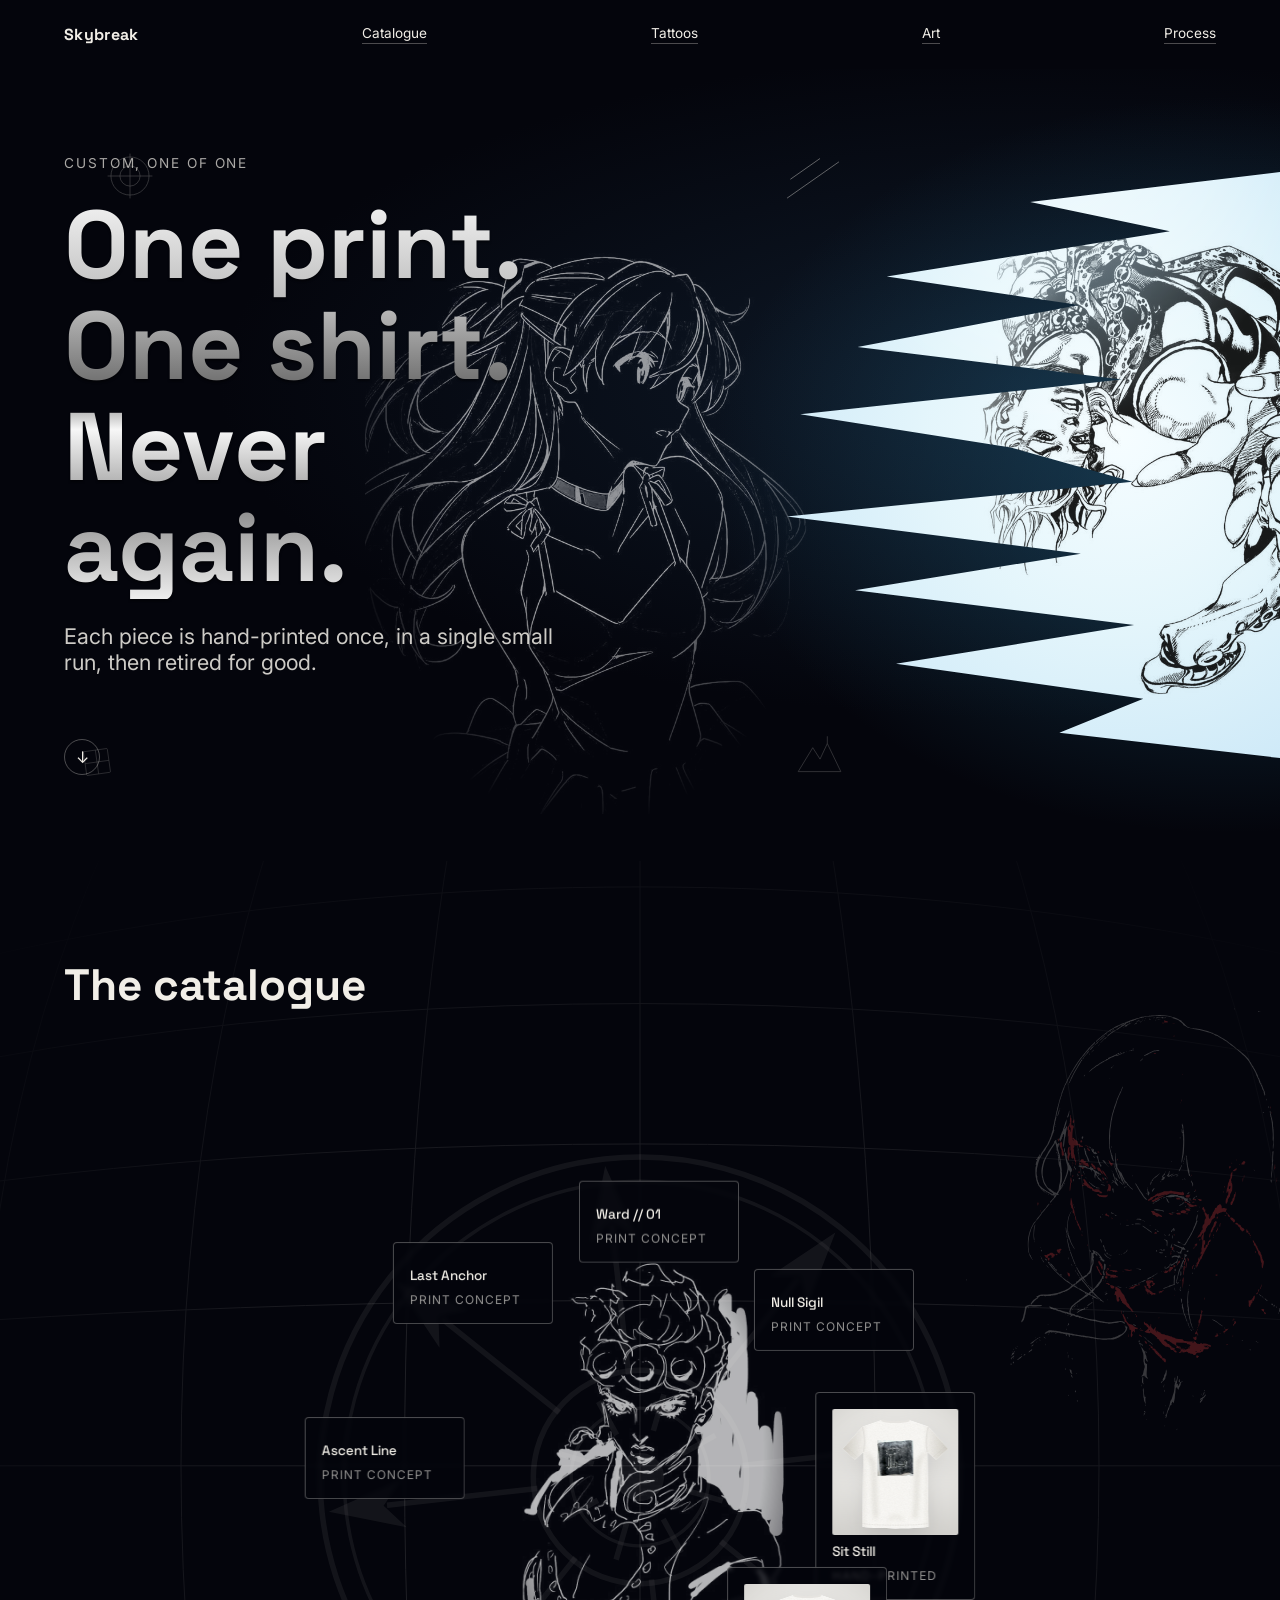
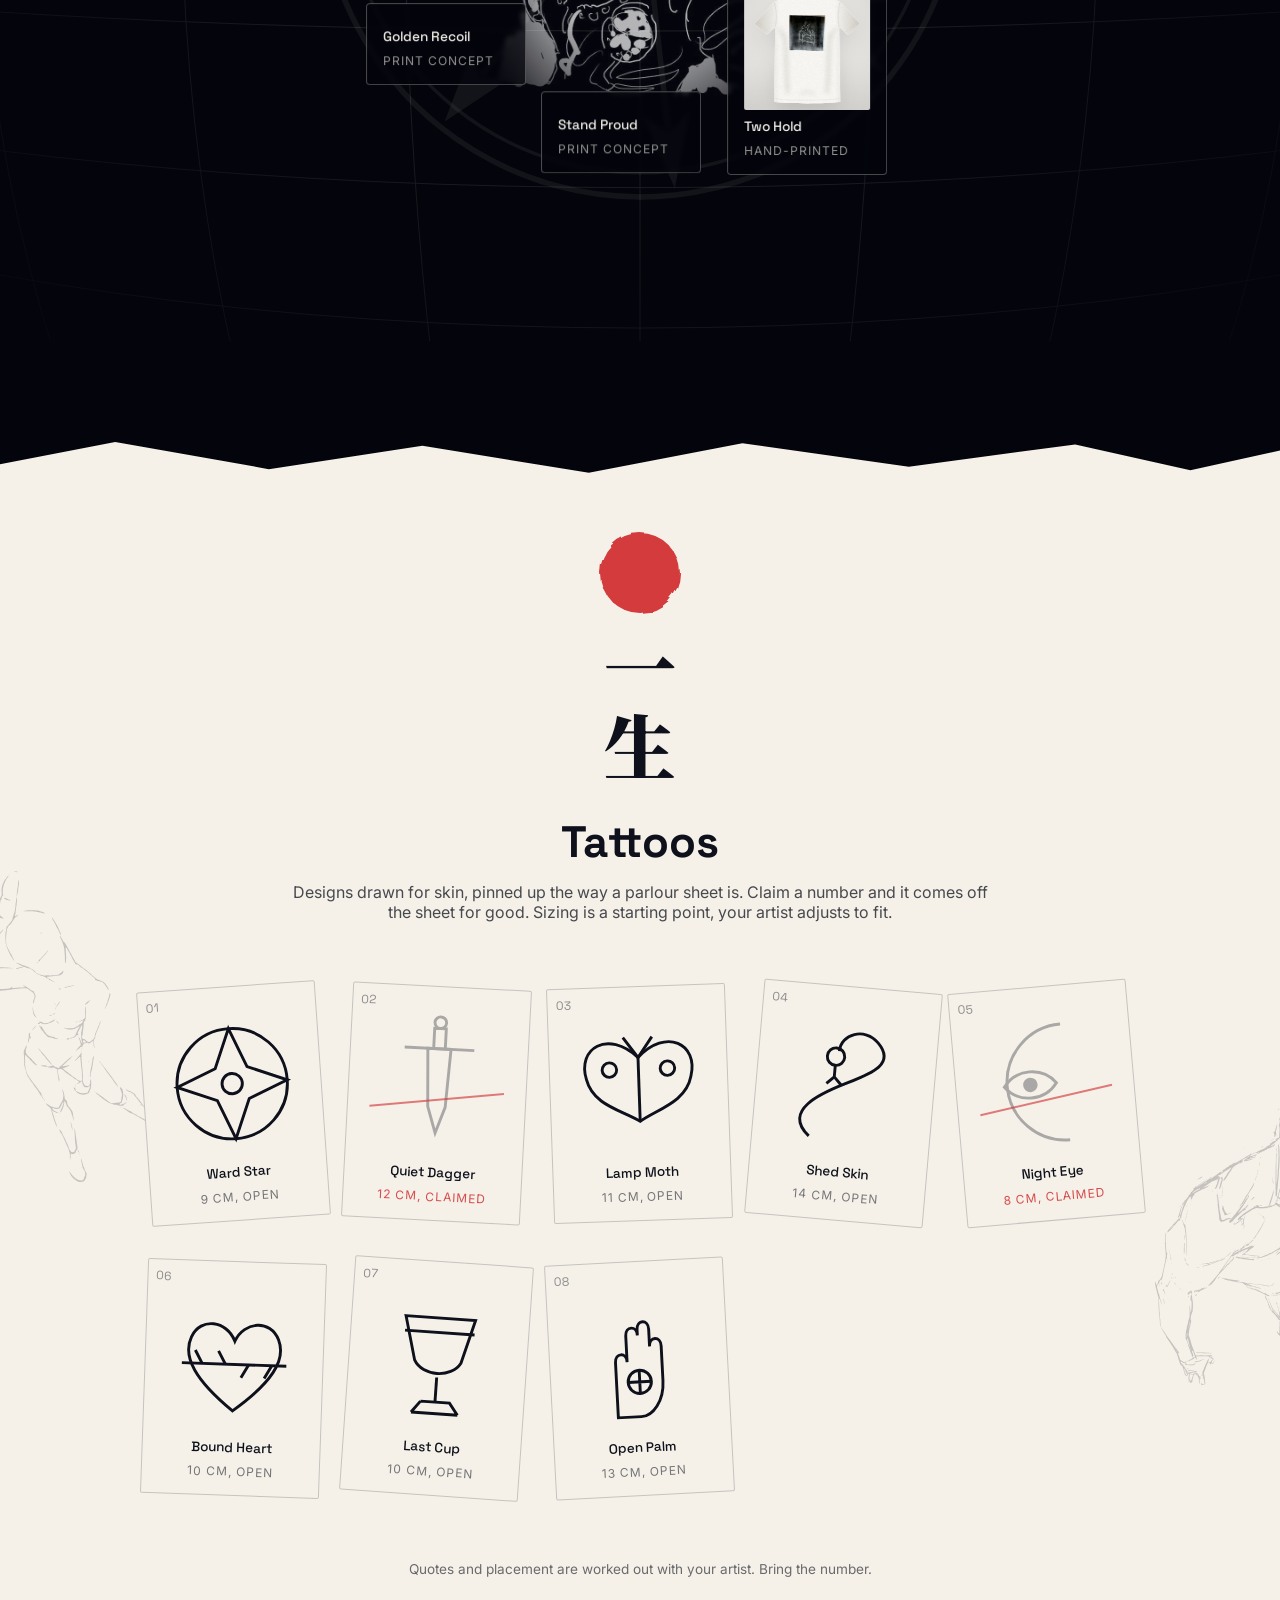
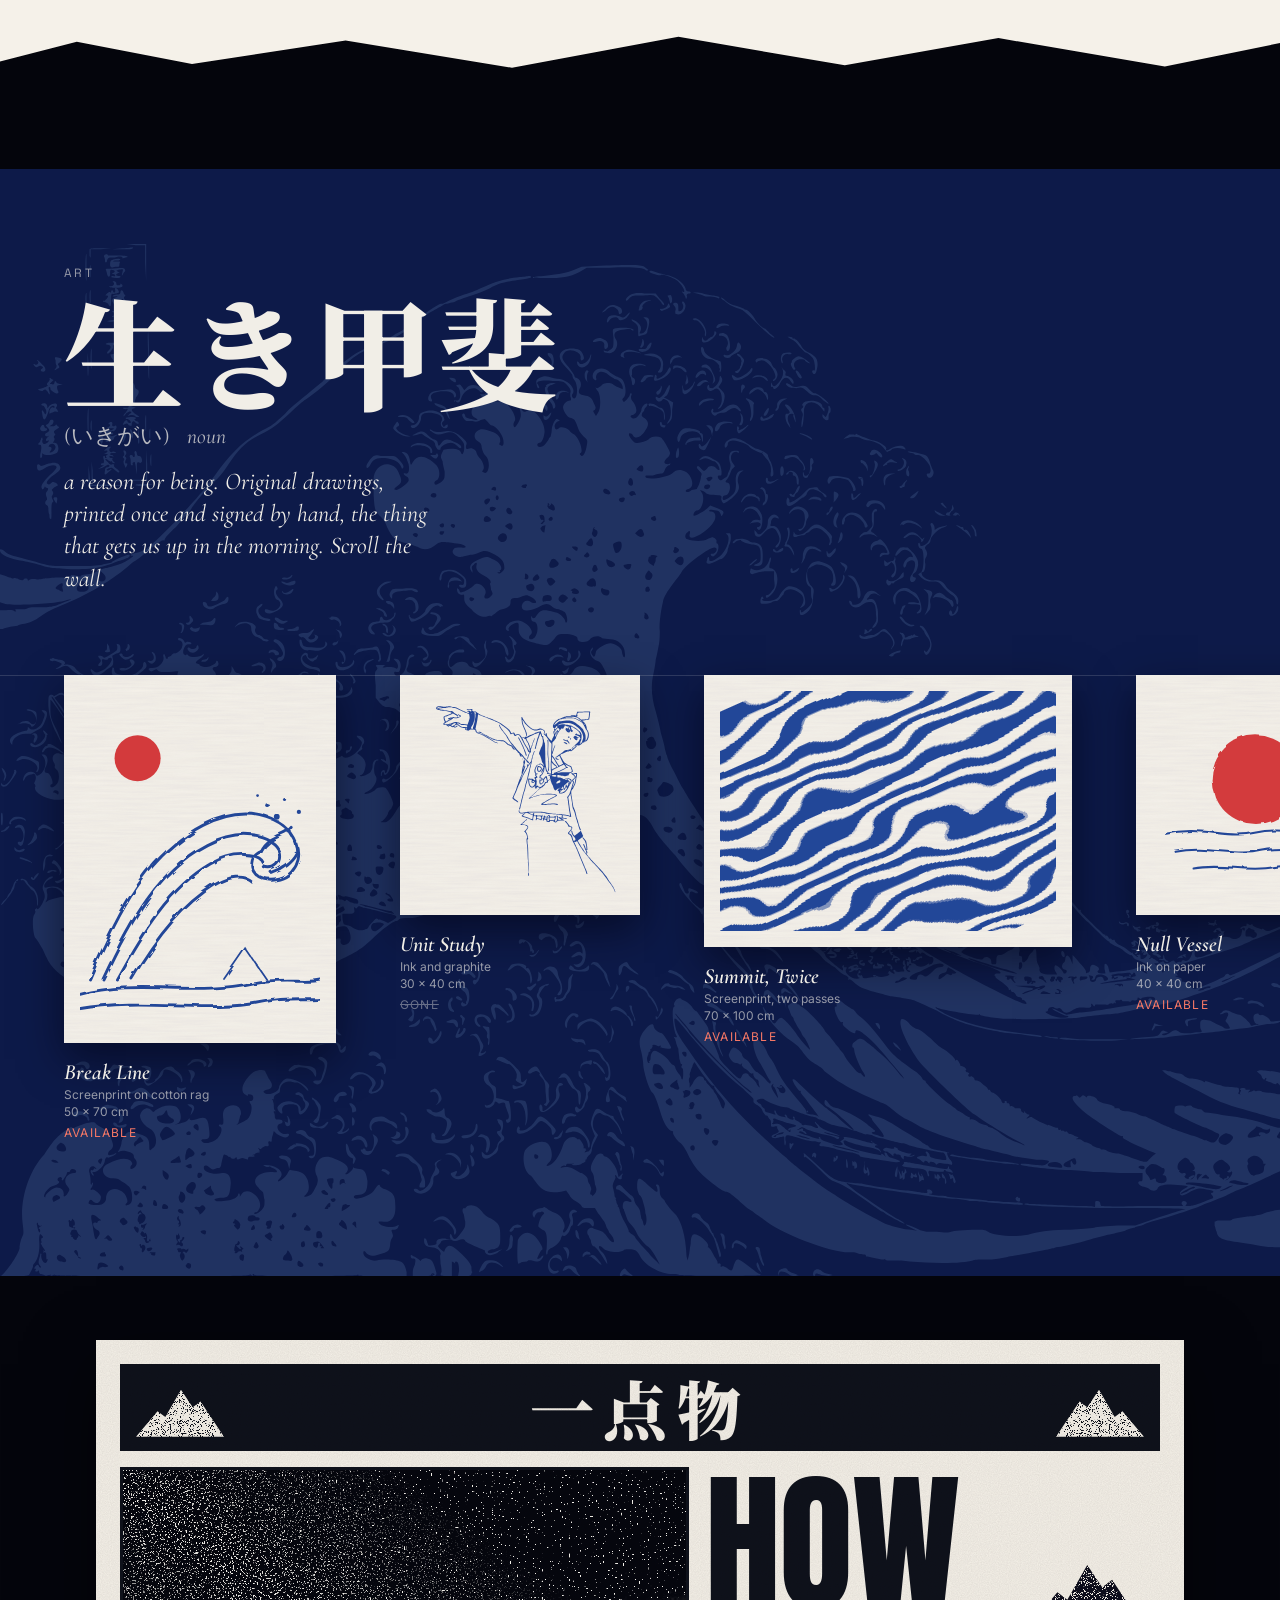
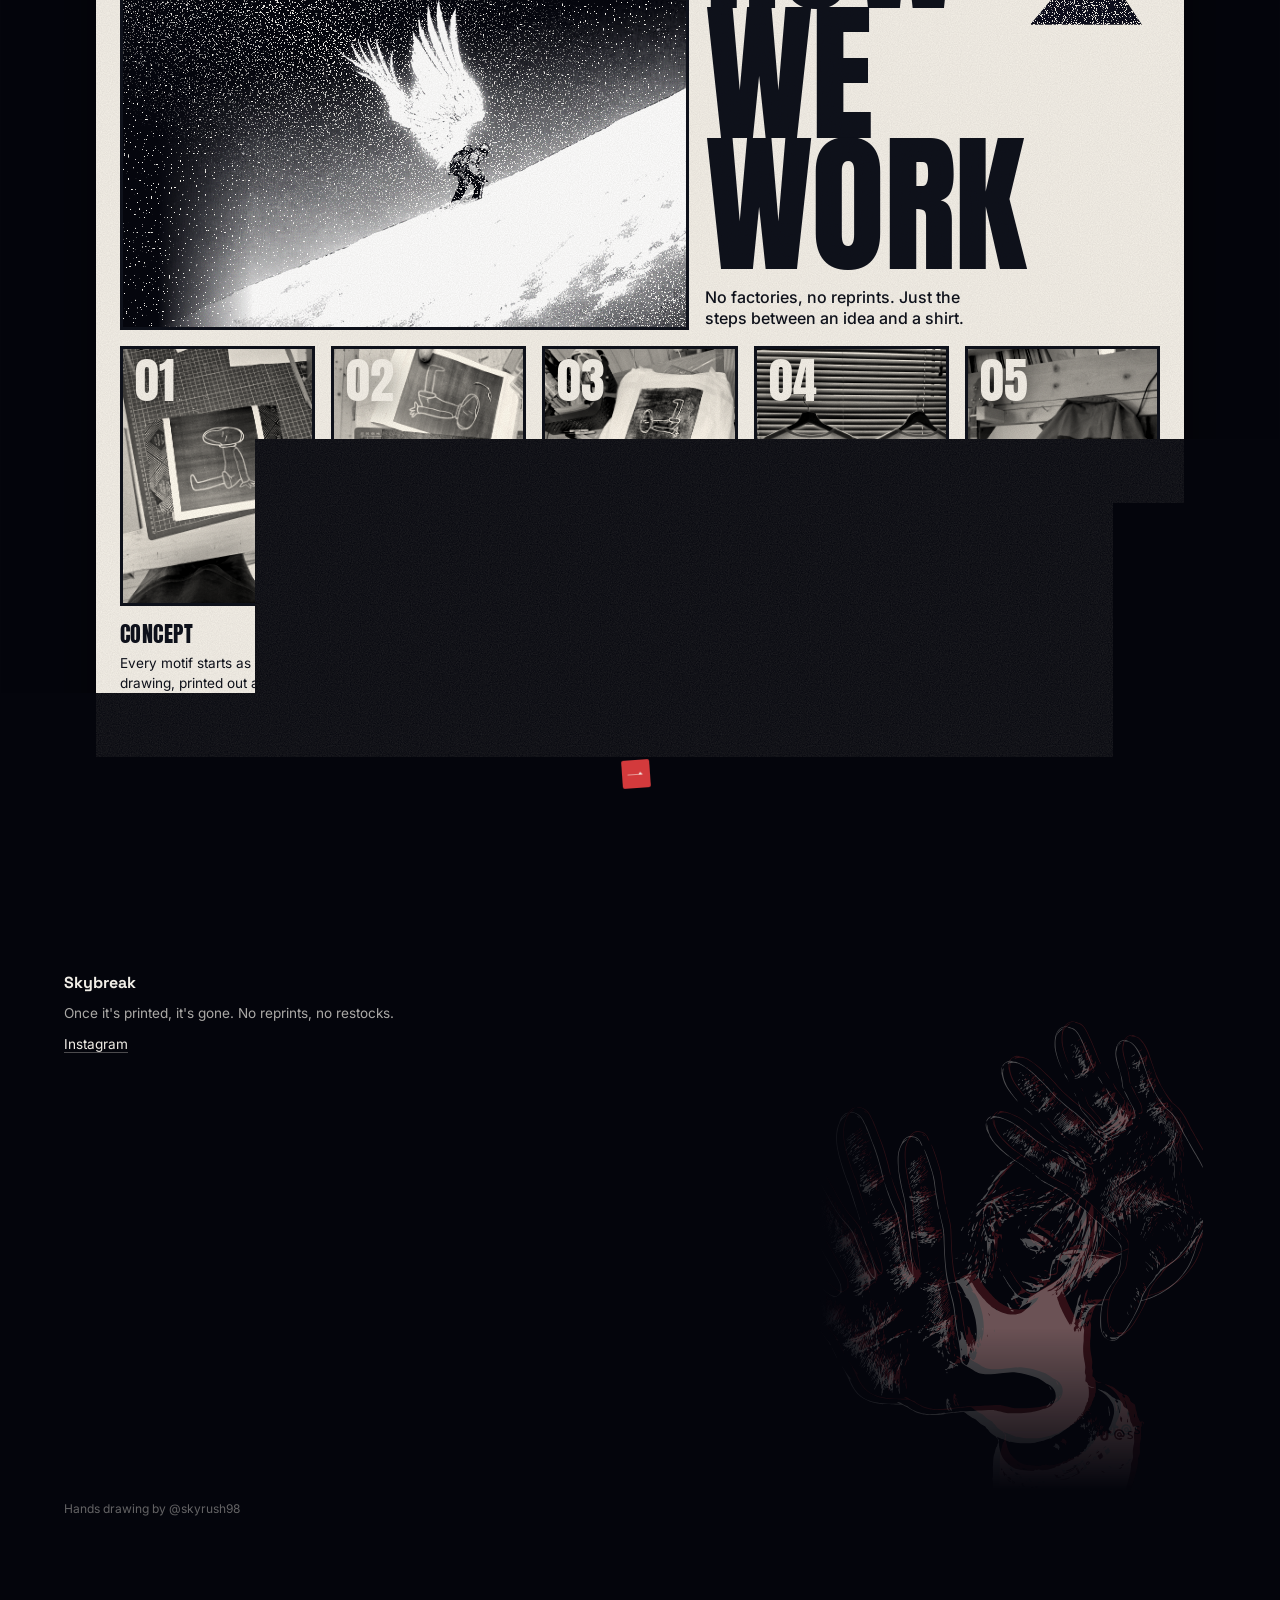
<file: index.html>
<!DOCTYPE html>
<html lang="en">
<head>
<meta charset="UTF-8">
<meta name="viewport" content="width=device-width, initial-scale=1.0">
<title>Skybreak, hand-printed shirts</title>
<meta name="description" content="Skybreak: a small, hand-printed run of shirts. Preview catalogue.">
<link rel="preconnect" href="https://fonts.googleapis.com">
<link rel="preconnect" href="https://fonts.gstatic.com" crossorigin>
<link href="https://fonts.googleapis.com/css2?family=Anton&family=Cormorant+Garamond:ital,wght@0,500;1,500;1,600&family=Space+Grotesk:wght@500;700&family=Inter:wght@400;500&display=swap" rel="stylesheet">
<!-- only the kanji the poster uses, so the Japanese font stays tiny -->
<link href="https://fonts.googleapis.com/css2?family=Noto+Serif+JP:wght@900&text=%E4%B8%80%E7%82%B9%E7%89%A9%E7%94%9F%E3%81%8D%E7%94%B2%E6%96%90%E3%81%84%E3%81%8C&display=swap" rel="stylesheet">
<link rel="stylesheet" href="tokens.css">
<link rel="stylesheet" href="styles.css">
</head>
<body>
  <svg width="0" height="0" style="position: absolute" aria-hidden="true">
    <defs>
      <clipPath id="hero-sun-clip" clipPathUnits="objectBoundingBox">
        <path class="sun-path" d="M1,0.13 L0.512,0.168 L0.785,0.205 L0.232,0.262 L0.608,0.298 L0.175,0.351 L0.691,0.392 L0.063,0.436 L0.474,0.478 L0.712,0.521 L0.037,0.565 L0.611,0.612 L0.170,0.658 L0.715,0.702 L0.250,0.751 L0.733,0.795 L0.569,0.838 L1,0.87 Z" />
      </clipPath>
    </defs>
  </svg>

  <!-- the product mockup: one flat tee, drawn once and reused by every real
       shirt, with its print laid on the back (see garment() in script.js) -->
  <svg width="0" height="0" style="position: absolute" aria-hidden="true">
    <defs>
      <path id="tee-back" d="M148 30 C168 40 232 40 252 30 L322 54 L394 136 L350 176 L318 148 L322 424 C262 432 138 432 78 424 L82 148 L50 176 L6 136 L78 54 Z" />
      <path id="tee-front" d="M148 30 C160 74 240 74 252 30 L322 54 L394 136 L350 176 L318 148 L322 424 C262 432 138 432 78 424 L82 148 L50 176 L6 136 L78 54 Z" />
      <g id="tee-back-trim" fill="none">
        <path d="M148 30 C168 40 232 40 252 30" stroke-width="7" class="garment__rib" />
        <path d="M78 54 C88 90 88 120 82 148 M322 54 C312 90 312 120 318 148" />
        <path d="M60 166 L16 128 M340 166 L384 128 M80 412 C140 420 260 420 320 412" stroke-dasharray="3 3" />
      </g>
      <g id="tee-front-trim" fill="none">
        <!-- the inside of the back neck, seen through the front opening -->
        <path d="M148 30 C168 40 232 40 252 30 C240 74 160 74 148 30 Z" class="garment__inside" />
        <rect x="190" y="38" width="20" height="9" rx="1" class="garment__label" />
        <path d="M148 30 C160 74 240 74 252 30" stroke-width="8" class="garment__rib" />
        <path d="M78 54 C88 90 88 120 82 148 M322 54 C312 90 312 120 318 148" />
        <path d="M60 166 L16 128 M340 166 L384 128 M80 412 C140 420 260 420 320 412" stroke-dasharray="3 3" />
      </g>
      <!-- soft drape: blurred strokes multiplied over cloth and print alike -->
      <g id="tee-folds" fill="none" filter="url(#fold-blur)">
        <path d="M112 170 C128 230 118 310 128 392" stroke-width="14" />
        <path d="M288 170 C272 238 284 316 272 392" stroke-width="14" />
        <path d="M96 150 C104 160 108 172 110 186 M304 150 C296 160 292 172 290 186" stroke-width="10" />
        <path d="M176 400 C190 380 212 380 226 400" stroke-width="8" />
      </g>
      <linearGradient id="tee-shade-x" x1="0" y1="0" x2="1" y2="0">
        <!-- only the sleeve tips and the body's sides turn away from the light -->
        <stop offset="0" class="garment__shade-edge" />
        <stop offset="0.24" stop-color="#fff" />
        <stop offset="0.76" stop-color="#fff" />
        <stop offset="1" class="garment__shade-edge" />
      </linearGradient>
      <filter id="fold-blur" x="-20%" y="-20%" width="140%" height="140%">
        <feGaussianBlur stdDeviation="7" />
      </filter>
      <!-- pushes the photo's grey fabric to white so only the ink stays -->
      <filter id="print-lift" color-interpolation-filters="sRGB">
        <feComponentTransfer>
          <feFuncR type="linear" slope="1.4" intercept="-0.12" />
          <feFuncG type="linear" slope="1.4" intercept="-0.12" />
          <feFuncB type="linear" slope="1.4" intercept="-0.12" />
        </feComponentTransfer>
      </filter>
      <filter id="fabric-grain" x="0" y="0" width="100%" height="100%">
        <feTurbulence type="fractalNoise" baseFrequency="0.85" numOctaves="2" seed="5" result="noise" />
        <feColorMatrix in="noise" values="0 0 0 0 0.45  0 0 0 0 0.44  0 0 0 0 0.42  0 0 0 0.5 0" result="grain" />
        <feComposite in="grain" in2="SourceGraphic" operator="in" />
      </filter>
    </defs>
  </svg>

  <div class="descent">
    <nav class="nav">
      <a class="nav__mark" href="#top">Skybreak</a>
      <a class="nav__link" href="#catalogue">Catalogue</a>
      <a class="nav__link" href="#tattoos">Tattoos</a>
      <a class="nav__link" href="#art">Art</a>
      <a class="nav__link" href="#process">Process</a>
    </nav>

    <header class="hero" id="top">
      <div class="hero__backdrop" aria-hidden="true"></div>
      <img class="hero__asuka" src="Images/Asuka-drawing.jpg" alt="" aria-hidden="true">

      <svg class="hero__icon hero__icon--sigil" aria-hidden="true" viewBox="0 0 100 100" fill="none" stroke="currentColor" stroke-width="1.25">
        <circle cx="50" cy="50" r="34" />
        <circle cx="50" cy="50" r="18" />
        <path d="M50 10 L50 90 M10 50 L90 50" />
      </svg>
      <svg class="hero__icon hero__icon--mecha" aria-hidden="true" viewBox="0 0 100 100" fill="none" stroke="currentColor" stroke-width="1.25">
        <rect x="20" y="20" width="60" height="60" rx="2" />
        <path d="M20 50 L80 50 M50 20 L50 80" />
      </svg>
      <svg class="hero__icon hero__icon--stand" aria-hidden="true" viewBox="0 0 100 100" fill="none" stroke="currentColor" stroke-width="1.25">
        <path d="M15 85 L85 15 M15 55 L55 15" />
      </svg>
      <svg class="hero__icon hero__icon--climb" aria-hidden="true" viewBox="0 0 100 100" fill="none" stroke="currentColor" stroke-width="1.25">
        <path d="M10 80 L38 34 L52 56 L66 26 L92 80 Z" />
        <path d="M66 26 L66 12" />
      </svg>

      <div class="hero__reveal" aria-hidden="true">
        <img class="hero__reveal-img" src="Images/jjba-drawing.jpg" alt="">
        <div class="hero__reveal-light"></div>
      </div>

      <div class="hero__text">
        <p class="hero__eyebrow">Custom, one of one</p>
        <h1 class="hero__title">One print. One shirt. Never again.</h1>
        <p class="hero__tagline">Each piece is hand-printed once, in a single small run, then retired for good.</p>
        <a class="hero__cue" href="#catalogue" aria-label="Scroll to catalogue">
          <span aria-hidden="true">&#8595;</span>
        </a>
      </div>
    </header>

    <main class="catalogue" id="catalogue">
      <!-- fisheye guides and a sketch left in its underdrawing, the page's working-out showing through -->
      <div class="catalogue__backdrop" aria-hidden="true">
        <svg class="catalogue__guides" viewBox="0 0 1600 1000" preserveAspectRatio="xMidYMid slice" fill="none">
          <ellipse cx="800" cy="560" rx="218" ry="980" />
          <ellipse cx="800" cy="560" rx="425" ry="980" />
          <ellipse cx="800" cy="560" rx="611" ry="980" />
          <ellipse cx="800" cy="560" rx="766" ry="980" class="catalogue__guide--red" />
          <ellipse cx="800" cy="560" rx="883" ry="980" />
          <ellipse cx="800" cy="560" rx="955" ry="980" />
          <ellipse cx="800" cy="560" rx="1274" ry="153" />
          <ellipse cx="800" cy="560" rx="1274" ry="298" />
          <ellipse cx="800" cy="560" rx="1274" ry="428" />
          <ellipse cx="800" cy="560" rx="1274" ry="536" />
          <ellipse cx="800" cy="560" rx="1274" ry="618" class="catalogue__guide--red" />
          <ellipse cx="800" cy="560" rx="1274" ry="669" />
          <path d="M800 0 V1000 M0 560 H1600" />
        </svg>
        <div class="catalogue__sketch">
          <span class="catalogue__sketch-red"></span>
          <span class="catalogue__sketch-line"></span>
        </div>
      </div>
      <h2 class="catalogue__heading">The catalogue</h2>
      <div class="wheel">
        <svg class="wheel__ring" aria-hidden="true" viewBox="0 0 200 200" fill="none" stroke="currentColor" stroke-width="1.6">
          <defs>
            <g id="mhg-spoke">
              <path d="M100 70 L100 26" />
              <path d="M100 9 L107 31 L100 25 L93 31 Z" fill="currentColor" stroke="none" />
              <path d="M100 86 L100 75" transform="rotate(22.5 100 100)" />
            </g>
          </defs>
          <circle cx="100" cy="100" r="93" />
          <circle cx="100" cy="100" r="86" stroke-width="1" />
          <circle cx="100" cy="100" r="31" />
          <circle cx="100" cy="100" r="20" stroke-width="1" />
          <circle cx="100" cy="100" r="7" fill="currentColor" stroke="none" />
          <use href="#mhg-spoke" />
          <use href="#mhg-spoke" transform="rotate(45 100 100)" />
          <use href="#mhg-spoke" transform="rotate(90 100 100)" />
          <use href="#mhg-spoke" transform="rotate(135 100 100)" />
          <use href="#mhg-spoke" transform="rotate(180 100 100)" />
          <use href="#mhg-spoke" transform="rotate(225 100 100)" />
          <use href="#mhg-spoke" transform="rotate(270 100 100)" />
          <use href="#mhg-spoke" transform="rotate(315 100 100)" />
        </svg>
        <img class="wheel__center" src="Images/Giorno.jpg" alt="" aria-hidden="true">
        <div class="grid" id="grid"></div>
      </div>
    </main>

    <section class="flash" id="tattoos">
      <!-- the herd never stops: gallop frames cycle while each horse crosses and loops -->
      <div class="herd" aria-hidden="true">
        <div class="herd__horse" style="--size: 9rem; --lane: 6%; --dur: 26s; --delay: -3s; --phase: 0s; --rest: 8%"><span class="herd__frame"></span><span class="herd__frame"></span><span class="herd__frame"></span></div>
        <div class="herd__horse" style="--size: 15rem; --lane: 58%; --dur: 15s; --delay: -9s; --phase: -0.17s; --rest: 52%"><span class="herd__frame"></span><span class="herd__frame"></span><span class="herd__frame"></span></div>
        <div class="herd__horse" style="--size: 11rem; --lane: 24%; --dur: 21s; --delay: -14s; --phase: -0.31s; --rest: 70%"><span class="herd__frame"></span><span class="herd__frame"></span><span class="herd__frame"></span></div>
        <div class="herd__horse" style="--size: 13rem; --lane: 76%; --dur: 18s; --delay: -2s; --phase: -0.08s; --rest: 4%"><span class="herd__frame"></span><span class="herd__frame"></span><span class="herd__frame"></span></div>
        <div class="herd__horse" style="--size: 10rem; --lane: 40%; --dur: 24s; --delay: -19s; --phase: -0.24s; --rest: 80%"><span class="herd__frame"></span><span class="herd__frame"></span><span class="herd__frame"></span></div>
        <div class="herd__horse" style="--size: 12rem; --lane: 88%; --dur: 19s; --delay: -12s; --phase: -0.4s; --rest: 40%"><span class="herd__frame"></span><span class="herd__frame"></span><span class="herd__frame"></span></div>
      </div>
      <!-- pose studies pinned to the sheet's margins, like figure drafts for the flash -->
      <span class="flash__study flash__study--64" aria-hidden="true"></span>
      <span class="flash__study flash__study--crawl" aria-hidden="true"></span>

      <div class="flash__head">
        <div class="flash__mark" aria-hidden="true">
          <span class="flash__sun"></span>
          <span class="flash__kanji" lang="ja">一生</span>
        </div>
        <h2 class="flash__heading">Tattoos</h2>
        <p class="flash__intro">Designs drawn for skin, pinned up the way a parlour sheet is. Claim a number and it comes off the sheet for good. Sizing is a starting point, your artist adjusts to fit.</p>
      </div>
      <div class="flash__sheet" id="flash-sheet"></div>
      <p class="flash__note">Quotes and placement are worked out with your artist. Bring the number.</p>
    </section>

    <section class="editions" id="art">
      <!-- ink textures for the indigo wall: bleed roughens edges like wet
           paper, marble drags stripes into suminagashi swirls -->
      <svg width="0" height="0" style="position: absolute" aria-hidden="true">
        <defs>
          <filter id="ink-bleed" x="-10%" y="-10%" width="120%" height="120%">
            <feTurbulence type="fractalNoise" baseFrequency="0.035" numOctaves="3" seed="2" result="warp" />
            <feDisplacementMap in="SourceGraphic" in2="warp" scale="7" />
          </filter>
          <filter id="ink-marble" x="0" y="0" width="100%" height="100%">
            <feTurbulence type="fractalNoise" baseFrequency="0.009 0.018" numOctaves="2" seed="9" result="warp" />
            <feDisplacementMap in="SourceGraphic" in2="warp" scale="70" />
          </filter>
          <!-- stops take their colour from CSS; currentColor inside defs would
               resolve against the defs, not the print using them -->
          <radialGradient id="wash" cx="0.42" cy="0.4" r="0.6">
            <stop offset="0" class="wash-stop" stop-opacity="0.12" />
            <stop offset="0.7" class="wash-stop" stop-opacity="0.5" />
            <stop offset="1" class="wash-stop" stop-opacity="0.85" />
          </radialGradient>
          <pattern id="marble-stripes" width="40" height="22" patternUnits="userSpaceOnUse">
            <rect width="40" height="11" class="marble-stripe" />
          </pattern>
        </defs>
      </svg>

      <div class="editions__mural" aria-hidden="true"></div>

      <div class="editions__head">
        <p class="editions__eyebrow">Art</p>
        <h2 class="editions__heading">
          <span class="editions__word" lang="ja">生き甲斐</span>
          <span class="visually-hidden">Art</span>
        </h2>
        <p class="editions__reading"><span lang="ja">(いきがい)</span> <em>noun</em></p>
        <p class="editions__intro">a reason for being. Original drawings, printed once and signed by hand, the thing that gets us up in the morning. Scroll the wall.</p>

      </div>

      <div class="editions__rail" tabindex="0" role="region" aria-label="Art, scrollable">
        <figure class="edition edition--tall">
          <div class="edition__frame">
            <svg class="edition__plate" aria-hidden="true" viewBox="0 0 250 350" preserveAspectRatio="xMidYMid slice">
              <!-- a great wave curling over a small peak -->
              <g class="edition__ink" fill="none" stroke-width="3" stroke-linecap="round" filter="url(#ink-bleed)">
                <path d="M10 300 C40 230 70 170 128 140 C170 118 214 128 226 160 C234 182 214 202 192 196 C176 192 172 172 188 166" />
                <path d="M24 300 C52 240 82 186 132 160 C166 142 200 148 208 168 C212 180 202 188 192 184" />
                <path d="M38 300 C64 252 94 204 136 180 C160 166 186 168 192 180" />
                <path d="M54 300 C76 262 104 224 140 202 C156 192 172 192 178 198" />
                <path d="M188 166 C196 150 214 150 220 142 M200 190 C212 186 222 178 226 170" />
                <path d="M0 316 C60 300 120 318 180 304 C210 298 236 304 250 300" />
                <path d="M0 332 C70 320 130 336 190 324 C220 318 240 322 250 320" />
                <path d="M150 300 L172 268 L194 300" stroke-width="1.8" />
              </g>
              <g class="edition__ink-fill" filter="url(#ink-bleed)">
                <circle cx="206" cy="132" r="3" /><circle cx="218" cy="146" r="2.4" /><circle cx="196" cy="120" r="2" />
                <circle cx="228" cy="126" r="2.2" /><circle cx="212" cy="112" r="1.6" /><circle cx="186" cy="110" r="1.4" />
              </g>
              <circle cx="60" cy="70" r="24" class="edition__sun" />
            </svg>
          </div>
          <figcaption class="edition__placard">
            <span class="edition__title">Break Line</span>
            <span class="edition__meta">Screenprint on cotton rag</span>
            <span class="edition__meta">50 x 70 cm</span>
            <span class="edition__status">Available</span>
          </figcaption>
        </figure>

        <figure class="edition edition--square">
          <div class="edition__frame">
            <div class="edition__plate edition__plate--sketch edition__plate--point" aria-hidden="true"></div>
          </div>
          <figcaption class="edition__placard">
            <span class="edition__title">Unit Study</span>
            <span class="edition__meta">Ink and graphite</span>
            <span class="edition__meta">30 x 40 cm</span>
            <span class="edition__status edition__status--gone">Gone</span>
          </figcaption>
        </figure>

        <figure class="edition edition--wide">
          <div class="edition__frame">
            <svg class="edition__plate" aria-hidden="true" viewBox="0 0 350 250" preserveAspectRatio="xMidYMid slice">
              <!-- suminagashi: straight stripes dragged into marbling -->
              <rect x="-40" y="-40" width="430" height="330" fill="url(#marble-stripes)" filter="url(#ink-marble)" transform="rotate(-24 175 125)" />
            </svg>
          </div>
          <figcaption class="edition__placard">
            <span class="edition__title">Summit, Twice</span>
            <span class="edition__meta">Screenprint, two passes</span>
            <span class="edition__meta">70 x 100 cm</span>
            <span class="edition__status">Available</span>
          </figcaption>
        </figure>

        <figure class="edition edition--square">
          <div class="edition__frame">
            <svg class="edition__plate" aria-hidden="true" viewBox="0 0 300 300" preserveAspectRatio="xMidYMid slice">
              <!-- a red sun sinking into an indigo tide -->
              <circle cx="150" cy="128" r="64" class="edition__sun" filter="url(#ink-bleed)" />
              <g class="edition__ink" fill="none" stroke-width="3" stroke-linecap="round" filter="url(#ink-bleed)">
                <path d="M20 206 C70 194 110 214 150 204 C190 194 240 214 280 202" />
                <path d="M34 232 C80 222 120 240 160 230 C200 222 240 238 268 228" />
                <path d="M60 256 C100 248 140 262 176 254 C206 248 232 258 248 254" />
              </g>
            </svg>
          </div>
          <figcaption class="edition__placard">
            <span class="edition__title">Null Vessel</span>
            <span class="edition__meta">Ink on paper</span>
            <span class="edition__meta">40 x 40 cm</span>
            <span class="edition__status">Available</span>
          </figcaption>
        </figure>

        <figure class="edition edition--tall">
          <div class="edition__frame">
            <div class="edition__plate edition__plate--sketch edition__plate--reach" aria-hidden="true"></div>
          </div>
          <figcaption class="edition__placard">
            <span class="edition__title">Golden Hour Recoil</span>
            <span class="edition__meta">Screenprint, hand finished</span>
            <span class="edition__meta">50 x 50 cm</span>
            <span class="edition__status edition__status--gone">Gone</span>
          </figcaption>
        </figure>
      </div>
    </section>

    <section class="process" id="process">
      <!-- the poster's textures are SVG noise, so they stay sharp at any size -->
      <svg width="0" height="0" style="position: absolute" aria-hidden="true">
        <defs>
          <filter id="stars-a" x="0" y="0" width="100%" height="100%">
            <feTurbulence type="fractalNoise" baseFrequency="0.85" numOctaves="1" seed="4" />
            <feColorMatrix values="0 0 0 0 0.95  0 0 0 0 0.93  0 0 0 0 0.88  26 0 0 0 -17.9" />
          </filter>
          <filter id="stars-b" x="0" y="0" width="100%" height="100%">
            <feTurbulence type="fractalNoise" baseFrequency="0.85" numOctaves="1" seed="11" />
            <feColorMatrix values="0 0 0 0 0.95  0 0 0 0 0.93  0 0 0 0 0.88  26 0 0 0 -17.9" />
          </filter>
          <!-- a denser band of stars, the milky way running across the panel -->
          <filter id="stars-band" x="0" y="0" width="100%" height="100%">
            <feTurbulence type="fractalNoise" baseFrequency="0.9" numOctaves="2" seed="7" />
            <feColorMatrix values="0 0 0 0 0.95  0 0 0 0 0.93  0 0 0 0 0.88  18 0 0 0 -11" />
          </filter>
          <linearGradient id="band-fade" x1="0" y1="1" x2="1" y2="0">
            <stop offset="0.25" stop-color="#fff" stop-opacity="0" />
            <stop offset="0.5" stop-color="#fff" />
            <stop offset="0.75" stop-color="#fff" stop-opacity="0" />
          </linearGradient>
          <mask id="band-mask" maskContentUnits="objectBoundingBox">
            <rect width="1" height="1" fill="url(#band-fade)" />
          </mask>
          <!-- snow that breaks up into grain, like a stippled print -->
          <filter id="snow-grain" x="0" y="0" width="100%" height="100%">
            <feTurbulence type="fractalNoise" baseFrequency="1.1" numOctaves="1" seed="3" result="noise" />
            <feColorMatrix in="noise" values="0 0 0 0 0  0 0 0 0 0  0 0 0 0 0  -22 0 0 0 9.2" result="dots" />
            <feComposite in="SourceGraphic" in2="dots" operator="out" />
          </filter>
          <symbol id="night-panel" viewBox="0 0 400 300" preserveAspectRatio="xMidYMid slice">
            <rect width="400" height="300" class="process__sky" />
            <rect width="400" height="300" mask="url(#band-mask)" filter="url(#stars-band)" />
          </symbol>
          <path id="ridge-long" d="M0 420 L0 228 L38 206 L61 214 L102 176 L128 190 L171 150 L196 168 L226 142 L262 181 L301 166 L338 196 L372 184 L400 200 L400 420 L0 420 Z" />
          <path id="ridge-peak" d="M0 60 L22 34 L30 40 L46 12 L58 30 L66 24 L90 60 Z" />
        </defs>
      </svg>

      <div class="process__poster">
        <header class="process__strip">
          <svg class="process__peak" aria-hidden="true" viewBox="0 0 90 60"><use href="#ridge-peak" /></svg>
          <span class="process__kanji" lang="ja" aria-hidden="true">一点物</span>
          <svg class="process__peak process__peak--flip" aria-hidden="true" viewBox="0 0 90 60"><use href="#ridge-peak" /></svg>
        </header>

        <div class="process__top">
          <figure class="process__feature">
            <svg class="process__night" aria-hidden="true" viewBox="0 0 400 300" preserveAspectRatio="xMidYMid slice">
              <use href="#night-panel" />
              <rect width="400" height="300" filter="url(#stars-a)" />
            </svg>
            <!-- capped at its native 528px wide so it never gets stretched soft -->
            <img class="process__feature-img" src="Images/kokonohitou.jpg" alt="" aria-hidden="true">
            <div class="process__grain" aria-hidden="true"></div>
          </figure>

          <div class="process__titleblock">
            <h2 class="process__heading">How<br> we<br> work</h2>
            <svg class="process__heading-peak" aria-hidden="true" viewBox="0 0 90 60"><use href="#ridge-peak" /></svg>
            <p class="process__intro">No factories, no reprints. Just the steps between an idea and a shirt.</p>
          </div>
        </div>

        <!-- real photos from the workshop, toned to sit on the poster; they come
             back to full colour on hover -->
        <ol class="process__list">
          <li class="process__step">
            <div class="process__art">
              <img class="process__photo" src="Images/works/web/concept.jpg" alt="The drawing printed out on a cutting mat" loading="lazy" style="--focus: 50% 45%">
              <span class="process__marker" aria-hidden="true">01</span>
            </div>
            <h3 class="process__title">Concept</h3>
            <p class="process__desc">Every motif starts as a drawing, printed out and pinned to the mat before a single cut.</p>
          </li>
          <li class="process__step">
            <div class="process__art">
              <img class="process__photo" src="Images/works/web/carve.jpg" alt="The carved block, inked black, next to the drawing it came from" loading="lazy" style="--focus: 50% 62%">
              <img class="process__inset" src="Images/works/web/carve-mdf.jpg" alt="The design carved into bare board, before inking" loading="lazy">
              <span class="process__marker" aria-hidden="true">02</span>
            </div>
            <h3 class="process__title">Carve</h3>
            <p class="process__desc">The drawing is traced onto board and cut by hand. Every line you see is a line carved away.</p>
          </li>
          <li class="process__step">
            <div class="process__art">
              <img class="process__photo" src="Images/works/web/print.jpg" alt="A fresh print on a white shirt, taped down, with the block beside it" loading="lazy" style="--focus: 50% 30%">
              <span class="process__marker" aria-hidden="true">03</span>
            </div>
            <h3 class="process__title">Print</h3>
            <p class="process__desc">Ink is rolled onto the block and pressed into the shirt by hand, one at a time.</p>
          </li>
          <li class="process__step">
            <div class="process__art">
              <img class="process__photo" src="Images/works/web/one-run.jpg" alt="Two shirts from the same run hanging side by side" loading="lazy" style="--focus: 50% 55%">
              <span class="process__marker" aria-hidden="true">04</span>
            </div>
            <h3 class="process__title">One run</h3>
            <p class="process__desc">A design prints in a single small batch. No two come off the block quite the same.</p>
          </li>
          <li class="process__step">
            <div class="process__art">
              <img class="process__photo" src="Images/works/web/gone.jpg" alt="A printed red work shirt hanging in the studio" loading="lazy" style="--focus: 50% 42%">
              <span class="process__marker" aria-hidden="true">05</span>
            </div>
            <h3 class="process__title">Gone for good</h3>
            <p class="process__desc">Once a run sells out, the block is retired. What's left is what's left.</p>
          </li>
        </ol>

        <footer class="process__credits">
          <span>Skybreak</span>
          <span class="process__seal" lang="ja" aria-hidden="true">一</span>
          <span>One of one</span>
        </footer>
      </div>
    </section>

    <footer class="footer">
      <!-- reaching for the last one: printed twice, slightly off register -->
      <div class="footer__reach" aria-hidden="true">
        <span class="footer__reach-red"></span>
        <span class="footer__reach-line"></span>
      </div>
      <p class="footer__mark">Skybreak</p>
      <p class="footer__line">Once it's printed, it's gone. No reprints, no restocks.</p>
      <div class="footer__social">
        <a href="#" class="footer__social-link">Instagram</a>
      </div>
      <p class="footer__credit">Hands drawing by @skyrush98</p>
    </footer>
  </div>

  <div class="lightbox" id="lightbox" hidden>
    <div class="lightbox__backdrop" data-close></div>
    <div class="lightbox__panel" role="dialog" aria-modal="true" aria-labelledby="lightbox-title">
      <button class="lightbox__close" type="button" data-close aria-label="Close preview">&#10005;</button>
      <div class="lightbox__art" id="lightbox-art"></div>
      <div class="lightbox__views" id="lightbox-views" role="group" aria-label="Shirt view" hidden></div>
      <h3 class="lightbox__title" id="lightbox-title"></h3>
      <p class="lightbox__note" id="lightbox-note"></p>
    </div>
  </div>

  <script src="script.js"></script>
</body>
</html>
</file>
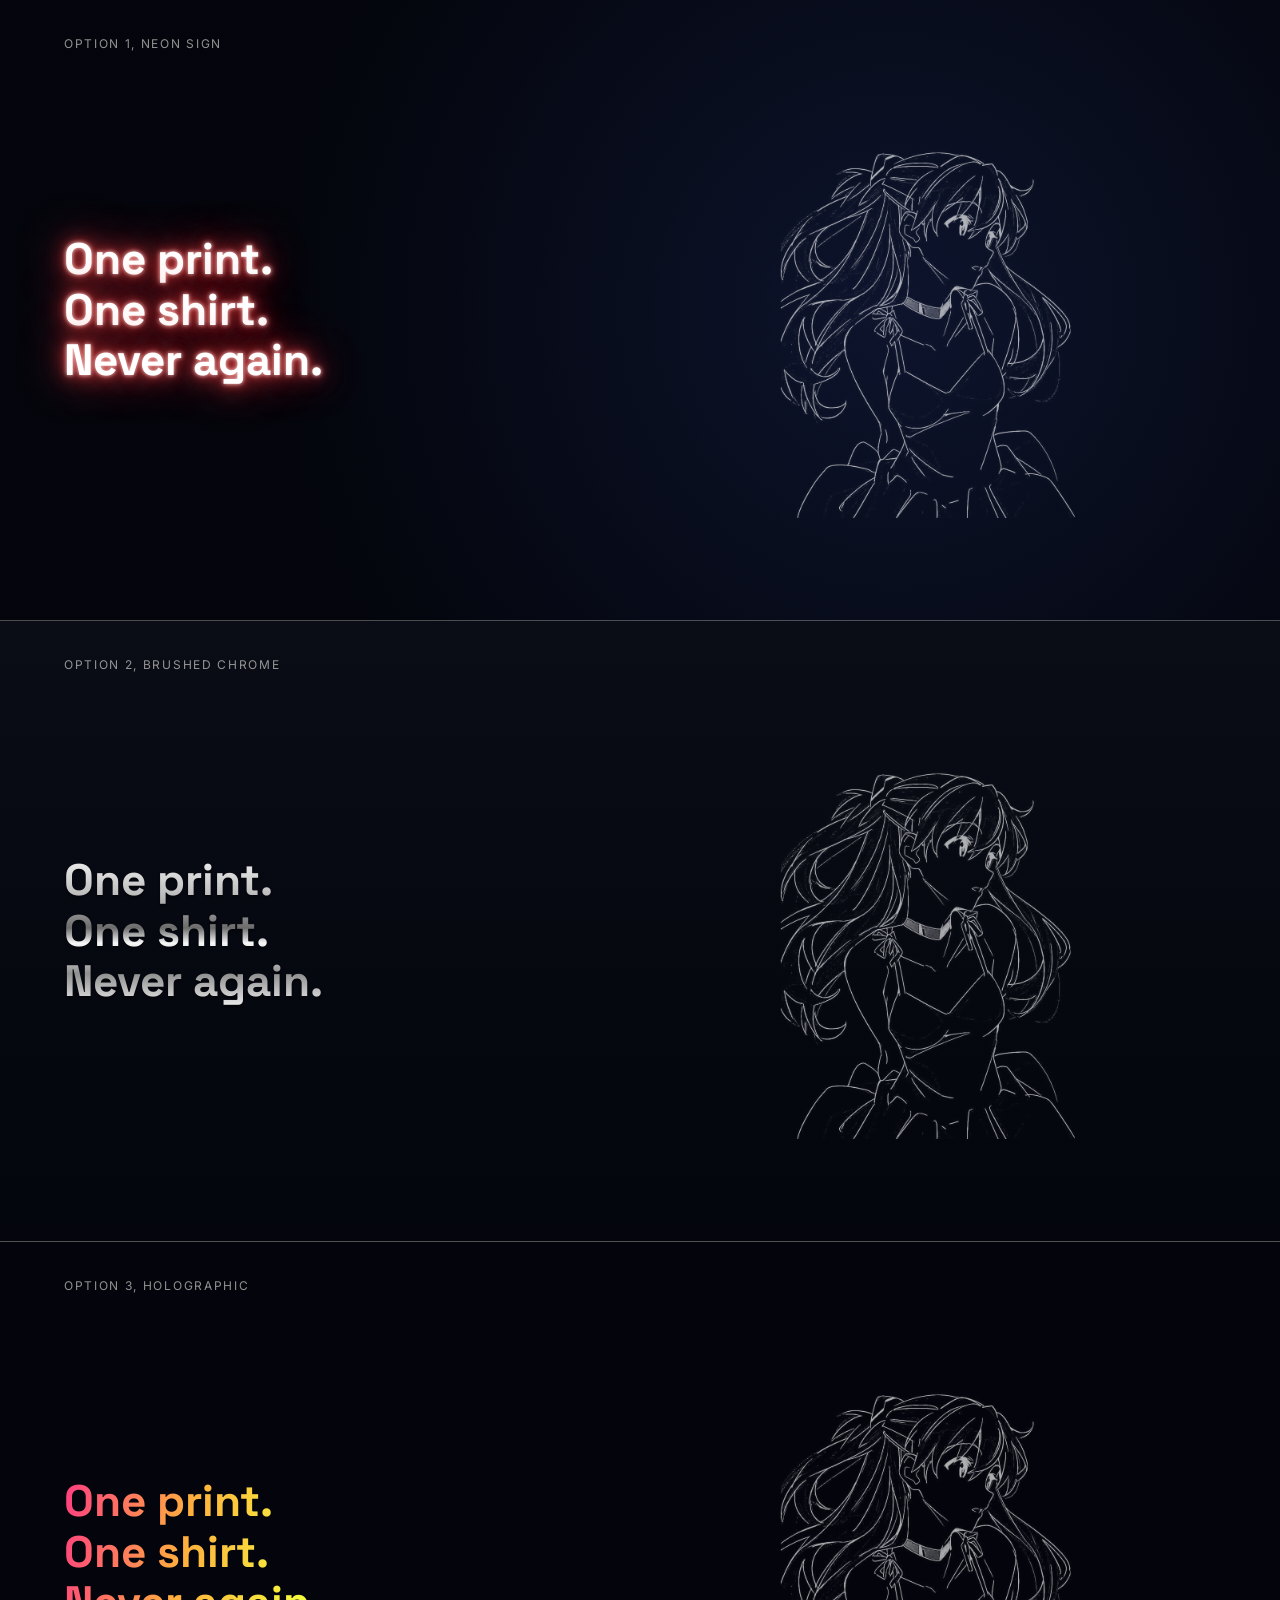
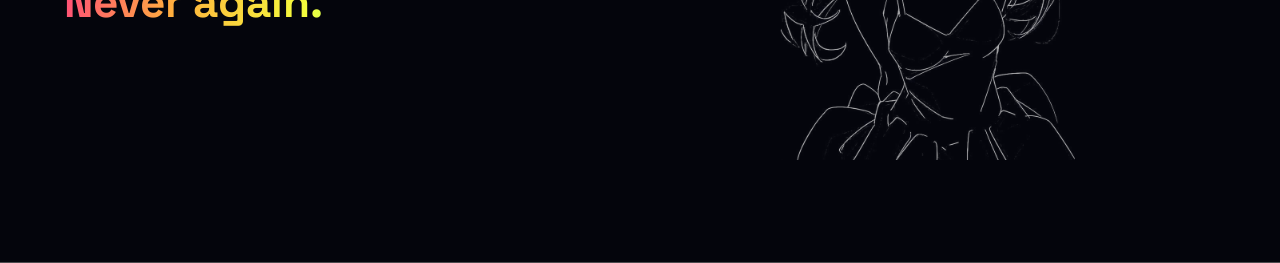
<file: text-options.html>
<!DOCTYPE html>
<html lang="en">
<head>
<meta charset="UTF-8">
<meta name="viewport" content="width=device-width, initial-scale=1.0">
<title>Skybreak sign options</title>
<link href="https://fonts.googleapis.com/css2?family=Space+Grotesk:wght@500;700&family=Inter:wght@400;500&display=swap" rel="stylesheet">
<link rel="stylesheet" href="tokens.css">
<style>
  body {
    margin: 0;
    background: var(--color-paper-dark);
    font-family: var(--font-body);
    color: var(--color-ink-on-dark);
  }

  .option {
    position: relative;
    display: grid;
    grid-template-columns: 1fr 1fr;
    align-items: center;
    min-height: 60vh;
    padding: var(--space-lg) clamp(var(--space-sm), 5vw, var(--space-xl));
    overflow: hidden;
    border-bottom: 1px solid var(--color-line-on-dark);
  }

  .option__label {
    position: absolute;
    top: var(--space-md);
    left: clamp(var(--space-sm), 5vw, var(--space-xl));
    font-size: var(--text-xs);
    text-transform: uppercase;
    letter-spacing: 0.14em;
    opacity: 0.6;
  }

  .option__figure {
    position: relative;
    height: 26rem;
    display: flex;
    align-items: flex-end;
    justify-content: center;
  }

  .option__figure img {
    height: 100%;
    width: auto;
    transform: scaleX(-1);
    /* the source is black linework on a white jpg background; invert
       first so the linework turns light, then screen-blend drops the
       (now black) former-white background out against the dark page */
    filter: invert(1);
    mix-blend-mode: screen;
  }

  .option__sign {
    justify-self: start;
    font-family: var(--font-display);
    font-weight: 700;
    font-size: clamp(1.75rem, 3.5vw, 2.75rem);
    line-height: 1.15;
    max-width: 12ch;
  }

  /* option 1: neon tube sign */
  .neon-bg {
    background: radial-gradient(circle at 70% 50%, oklch(20% 0.05 270) 0%, var(--color-paper-dark) 65%);
  }

  .neon-text {
    color: #fff;
    text-shadow:
      0 0 4px oklch(90% 0.05 25),
      0 0 10px var(--color-accent),
      0 0 22px var(--color-accent),
      0 0 46px var(--color-accent);
  }

  /* option 2: brushed chrome sign */
  .chrome-bg {
    background: linear-gradient(180deg, oklch(16% 0.02 270), var(--color-paper-dark));
  }

  .chrome-text {
    background: linear-gradient(180deg, #f4f4f4 0%, #b9b9b9 28%, #6b6b6b 48%, #f7f7f7 58%, #8f8f8f 78%, #eee 100%);
    -webkit-background-clip: text;
    background-clip: text;
    color: transparent;
    filter: drop-shadow(0 2px 1px rgba(0, 0, 0, 0.5));
  }

  /* option 3: holographic sign, nods to the rainbow CRT bars in the inspo shot */
  .holo-bg {
    background: var(--color-paper-dark);
  }

  .holo-text {
    background: linear-gradient(100deg, #ff3d81, #ffb03d, #f4ff3d, #3dffa6, #3db8ff, #a63dff, #ff3d81);
    background-size: 300% 100%;
    -webkit-background-clip: text;
    background-clip: text;
    color: transparent;
    animation: holo-shift 7s linear infinite;
  }

  @keyframes holo-shift {
    to { background-position: 300% 0; }
  }

  @media (prefers-reduced-motion: reduce) {
    .holo-text {
      animation: none;
    }
  }

  @media (max-width: 700px) {
    .option {
      grid-template-columns: 1fr;
      text-align: center;
    }

    .option__figure {
      order: -1;
      height: 18rem;
    }

    .option__sign {
      justify-self: center;
    }
  }
</style>
</head>
<body>

  <section class="option neon-bg">
    <p class="option__label">Option 1, neon sign</p>
    <p class="option__sign neon-text">One print.<br>One shirt.<br>Never again.</p>
    <div class="option__figure">
      <img src="Images/Asuka-drawing.jpg" alt="">
    </div>
  </section>

  <section class="option chrome-bg">
    <p class="option__label">Option 2, brushed chrome</p>
    <p class="option__sign chrome-text">One print.<br>One shirt.<br>Never again.</p>
    <div class="option__figure">
      <img src="Images/Asuka-drawing.jpg" alt="">
    </div>
  </section>

  <section class="option holo-bg">
    <p class="option__label">Option 3, holographic</p>
    <p class="option__sign holo-text">One print.<br>One shirt.<br>Never again.</p>
    <div class="option__figure">
      <img src="Images/Asuka-drawing.jpg" alt="">
    </div>
  </section>

</body>
</html>
</file>
<file: tokens.css>
/* Skybreak design tokens: custom OKLCH palette, light to dark descent */
:root {
  /* paper: light anchor (hero) to dark anchor (catalogue/footer) */
  --color-paper-light: oklch(96% 0.012 85);
  --color-paper-dark: oklch(12% 0.018 270);

  /* ink: readable text on each paper */
  --color-ink-on-light: oklch(18% 0.02 270);
  --color-ink-on-dark: oklch(95% 0.01 85);

  /* linework: same hue family as ink, low alpha, used for sigil/panel art */
  --color-line-on-light: oklch(18% 0.02 270 / 0.28);
  --color-line-on-dark: oklch(95% 0.01 85 / 0.3);

  /* single accent thread through the whole page */
  --color-accent: oklch(58% 0.19 25);
  --color-accent-soft: oklch(58% 0.19 25 / 0.35);

  /* indigo dye (aizome) for the art wall and the ink on its prints */
  --color-indigo-deep: oklch(24% 0.09 268);
  --color-indigo: oklch(42% 0.14 264);
  --color-indigo-light: oklch(74% 0.08 250);
  /* accent lifted so it still reads on the indigo ground */
  --color-accent-on-indigo: oklch(72% 0.16 30);

  /* cloud panel in the hero, light blue hues only used there */
  --color-sky-1: oklch(88% 0.05 235);
  --color-sky-2: oklch(96% 0.02 220);

  /* product studio: plain warm-grey sweep and off-white cotton */
  --color-studio-1: oklch(95% 0.004 90);
  --color-studio-2: oklch(86% 0.006 90);
  --color-cloth: oklch(98.5% 0.004 90);
  --color-cloth-rib: oklch(92% 0.006 90);
  --color-cloth-shade: oklch(87% 0.008 85);
  --color-seam: oklch(78% 0.008 85);

  --font-display: "Space Grotesk", system-ui, sans-serif;
  --font-body: "Inter", system-ui, sans-serif;
  /* condensed poster type, and kanji for the poster, art and tattoo marks */
  --font-poster: "Anton", "Impact", sans-serif;
  --font-kanji: "Noto Serif JP", serif;
  /* dictionary-entry serif for the art section */
  --font-serif: "Cormorant Garamond", Georgia, serif;

  --text-display: clamp(2.75rem, 8vw, 6rem);
  --text-display-s: clamp(1.75rem, 4.5vw, 2.75rem);
  --text-lg: clamp(1.1rem, 2vw, 1.35rem);
  --text-md: 1rem;
  --text-sm: 0.85rem;
  --text-xs: 0.75rem;

  --space-3xs: 0.25rem;
  --space-2xs: 0.5rem;
  --space-xs: 0.75rem;
  --space-sm: 1rem;
  --space-md: 1.5rem;
  --space-lg: 2.5rem;
  --space-xl: 4rem;
  --space-2xl: 6rem;
  --space-3xl: 9rem;

  --ease-out: cubic-bezier(0.16, 1, 0.3, 1);
  --ease-in: cubic-bezier(0.7, 0, 0.84, 0);
  --ease-in-out: cubic-bezier(0.65, 0, 0.35, 1);
  --dur-fast: 150ms;
  --dur-base: 250ms;

  --radius-sm: 2px;
  --radius-md: 4px;
}
</file>
<file: styles.css>
/* Hallmark · macrostructure: custom (hero-to-grid descent) · genre: atmospheric
 * theme: custom · vibe: "cybersigilism + Eva + JoJo + The Climber, light-to-dark"
 * paper: oklch(96% 0.012 85) -> oklch(12% 0.018 270) · accent: oklch(58% 0.19 25)
 * display: Space Grotesk · body: Inter
 */

*, *::before, *::after {
  box-sizing: border-box;
}

html {
  overflow-x: clip;
}

body {
  margin: 0;
  overflow-x: clip;
  font-family: var(--font-body);
  background: var(--color-paper-dark);
  color: var(--color-ink-on-dark);
}

/* keeps a real heading in the outline where the visible one is kanji */
.visually-hidden {
  position: absolute;
  width: 1px;
  height: 1px;
  overflow: hidden;
  clip-path: inset(50%);
  white-space: nowrap;
}

img, svg {
  max-width: 100%;
  display: block;
}

a {
  color: inherit;
}

/* ---------- the descent: dark throughout, the light comes from the sun ---------- */

.descent {
  background: var(--color-paper-dark);
  color: var(--color-ink-on-dark);
}

/* ---------- nav ---------- */

.nav {
  position: relative;
  z-index: 3;
  display: flex;
  align-items: center;
  justify-content: space-between;
  gap: var(--space-sm);
  padding: var(--space-md) clamp(var(--space-sm), 5vw, var(--space-xl));
  color: var(--color-ink-on-dark);
}

.nav__mark {
  font-family: var(--font-display);
  font-weight: 700;
  font-size: var(--text-md);
  letter-spacing: 0.02em;
  text-decoration: none;
}

.nav__link {
  font-size: var(--text-sm);
  text-decoration: none;
  border-bottom: 1px solid var(--color-line-on-dark);
  padding-bottom: 2px;
  transition: border-color var(--dur-fast) var(--ease-out);
}

.nav__link:hover {
  border-color: var(--color-accent);
}

.nav__link:focus-visible,
.nav__mark:focus-visible {
  outline: 2px solid var(--color-accent);
  outline-offset: 3px;
}

/* ---------- hero ---------- */

.hero {
  position: relative;
  overflow: hidden;
  min-height: 88vh;
  display: flex;
  flex-direction: column;
  justify-content: center;
  padding: var(--space-xl) clamp(var(--space-sm), 5vw, var(--space-xl));
}

/* first layer: night, with the sun's halo bleeding in from the right */
.hero__backdrop {
  position: absolute;
  inset: 0;
  z-index: 0;
  background:
    radial-gradient(ellipse 65% 75% at 96% 50%, oklch(46% 0.08 235 / 0.55) 0%, transparent 62%),
    radial-gradient(ellipse 90% 60% at 80% 40%, oklch(30% 0.05 250 / 0.5) 0%, transparent 70%),
    var(--color-paper-dark);
}

.hero__text {
  position: relative;
  z-index: 2;
  display: flex;
  flex-direction: column;
  gap: var(--space-md);
  min-width: 0;
  max-width: 34rem;
  width: 100%;
  margin-left: 0;
}

.hero__eyebrow {
  margin: 0;
  font-size: var(--text-sm);
  text-transform: uppercase;
  letter-spacing: 0.14em;
  color: var(--color-ink-on-dark);
  opacity: 0.7;
}

.hero__title {
  margin: 0;
  font-family: var(--font-display);
  font-weight: 700;
  font-style: normal;
  font-size: var(--text-display);
  line-height: 1.05;
  overflow-wrap: anywhere;
  min-width: 0;
  /* brushed-chrome fill */
  background: linear-gradient(180deg, #f4f4f4 0%, #b9b9b9 28%, #6b6b6b 48%, #f7f7f7 58%, #8f8f8f 78%, #eee 100%);
  -webkit-background-clip: text;
  background-clip: text;
  color: transparent;
  -webkit-text-fill-color: transparent;
  filter: drop-shadow(0 2px 1px rgba(0, 0, 0, 0.5));
}

@supports not (background-clip: text) {
  .hero__title {
    background: none;
    color: var(--color-ink-on-dark);
    -webkit-text-fill-color: unset;
  }
}

.hero__tagline {
  margin: 0;
  font-size: var(--text-lg);
  max-width: 38ch;
  color: var(--color-ink-on-dark);
  opacity: 0.85;
}

.hero__cue {
  margin-top: var(--space-lg);
  width: 2.25rem;
  height: 2.25rem;
  display: grid;
  place-items: center;
  border: 1px solid var(--color-line-on-dark);
  color: var(--color-ink-on-dark);
  border-radius: 50%;
  text-decoration: none;
  font-size: var(--text-md);
  animation: cue-drift 2.2s var(--ease-in-out) infinite;
}

.hero__cue:focus-visible {
  outline: 2px solid var(--color-accent);
  outline-offset: 3px;
}

@keyframes cue-drift {
  0%, 100% { transform: translateY(0); }
  50% { transform: translateY(6px); }
}

/* middle layer: above the night, below the text, starting just under the
   eyebrow so the headline overlaps her */
.hero__asuka {
  position: absolute;
  z-index: 1;
  top: 14%;
  left: 46%;
  height: 80%;
  width: auto;
  max-width: none;
  transform: translateX(-50%) scaleX(-1);
  /* source is black linework on white: inverting turns the lines light,
     then screen drops the (now black) background out against the night */
  filter: invert(1);
  mix-blend-mode: screen;
  opacity: 0.85;
  /* fades the rectangular jpg edges out instead of a hard crop line */
  -webkit-mask-image: radial-gradient(ellipse 62% 72% at 50% 36%, black 45%, transparent 92%);
  mask-image: radial-gradient(ellipse 62% 72% at 50% 36%, black 45%, transparent 92%);
}

.hero__icon {
  position: absolute;
  z-index: 1;
  width: 3rem;
  color: var(--color-ink-on-dark);
  opacity: 0.28;
}

.hero__icon--sigil {
  top: 10%;
  left: 8%;
  width: 3.5rem;
}

.hero__icon--mecha {
  bottom: 10%;
  left: 6%;
  width: 2.5rem;
  opacity: 0.3;
  transform: rotate(-8deg);
}

.hero__icon--stand {
  top: 10%;
  right: 34%;
  width: 4rem;
  opacity: 0.45;
  transform: rotate(10deg);
}

.hero__icon--climb {
  bottom: 10%;
  right: 34%;
  width: 3.25rem;
}

/* right-side reveal: a wavy-edged panel (not a hard vertical split) where
   a soft sky-blue break in the clouds drifts over the hidden art */
.hero__reveal {
  position: absolute;
  top: 0;
  right: 0;
  bottom: 0;
  z-index: 1;
  width: 40%;
  min-width: 14rem;
  overflow: hidden;
  background: radial-gradient(
    circle at 68% 46%,
    oklch(99% 0.008 220) 0%,
    var(--color-sky-2) 34%,
    var(--color-sky-1) 100%
  );
  clip-path: url(#hero-sun-clip);
  -webkit-clip-path: url(#hero-sun-clip);
}

.hero__reveal-img {
  position: absolute;
  inset: 0;
  width: 100%;
  height: 100%;
  /* contain, not cover: cover on a tall narrow panel zoomed into a slice of
     the drawing instead of showing the figure */
  object-fit: contain;
  object-position: 100% 50%;
  opacity: 0.9;
  /* white-removal against the bright sun behind it */
  mix-blend-mode: multiply;
  -webkit-mask-image: radial-gradient(ellipse 78% 86% at 70% 50%, black 62%, transparent 97%);
  mask-image: radial-gradient(ellipse 78% 86% at 70% 50%, black 62%, transparent 97%);
  /* sits right of centre inside the sun, then scrolling shifts it sideways
     so it pops rather than reading as a flat pasted-in picture */
  transform: translateX(calc(26% + var(--hero-scroll, 0) * -34%)) scale(0.82);
}

/* the "break in the sky": a soft glow that drifts with scroll position
   and breathes gently at rest, like light finding a gap in the clouds.
   kept light so it hints at sunlight without burying the art under it */
.hero__reveal-light {
  position: absolute;
  inset: -25%;
  mix-blend-mode: screen;
  background: radial-gradient(
    42% 36% at 55% calc(20% + var(--scroll, 0) * 55%),
    oklch(97% 0.015 220 / 0.65) 0%,
    oklch(88% 0.05 235 / 0.4) 42%,
    transparent 75%
  );
  animation: light-pulse 9s ease-in-out infinite;
}

@keyframes light-pulse {
  0%, 100% { opacity: 0.85; transform: scale(1); }
  50% { opacity: 1; transform: scale(1.08); }
}

/* a rough sun rising off the right edge: spikes of deliberately unequal
   length radiating left, slowly trading places so the rays never sit still */
.sun-path {
  animation: sun-flare 16s ease-in-out infinite;
}

@keyframes sun-flare {
  0%, 100% {
    d: path("M1,0.13 L0.512,0.168 L0.785,0.205 L0.232,0.262 L0.608,0.298 L0.175,0.351 L0.691,0.392 L0.063,0.436 L0.474,0.478 L0.712,0.521 L0.037,0.565 L0.611,0.612 L0.170,0.658 L0.715,0.702 L0.250,0.751 L0.733,0.795 L0.569,0.838 L1,0.87 Z");
  }
  50% {
    d: path("M1,0.13 L0.831,0.168 L0.374,0.205 L0.740,0.262 L0.181,0.298 L0.658,0.351 L0.106,0.392 L0.581,0.436 L0.033,0.478 L0.110,0.521 L0.648,0.565 L0.044,0.612 L0.646,0.658 L0.203,0.702 L0.762,0.751 L0.405,0.795 L0.827,0.838 L1,0.87 Z");
  }
}

@media (prefers-reduced-motion: reduce) {
  .hero__reveal-light,
  .sun-path {
    animation: none;
  }

  .hero__reveal-img {
    /* scroll-linked parallax reads as motion sickness territory for some
       visitors: keep the placement, drop the horizontal drift */
    transform: translateX(26%) scale(0.82);
  }
}

/* ---------- catalogue (dark zone) ---------- */

.catalogue {
  position: relative;
  overflow: hidden;
  padding: var(--space-2xl) clamp(var(--space-sm), 5vw, var(--space-xl)) var(--space-xl);
  color: var(--color-ink-on-dark);
}

.catalogue__heading,
.grid {
  position: relative;
  z-index: 2;
}

.catalogue__backdrop {
  position: absolute;
  inset: 0;
  z-index: 0;
  pointer-events: none;
}

.catalogue__guides {
  position: absolute;
  inset: 0;
  width: 100%;
  height: 100%;
  stroke: var(--color-ink-on-dark);
  stroke-width: 1;
  vector-effect: non-scaling-stroke;
  opacity: 0.11;
  /* the guides thin out toward the edges, like a lens falling off */
  -webkit-mask-image: radial-gradient(ellipse 70% 75% at 50% 56%, black 30%, transparent 100%);
  mask-image: radial-gradient(ellipse 70% 75% at 50% 56%, black 30%, transparent 100%);
}

.catalogue__guides > * {
  vector-effect: non-scaling-stroke;
}

.catalogue__guide--red {
  stroke: var(--color-accent);
  stroke-width: 1.5;
}

/* bleeds off the right edge, cream line over its red underdrawing */
.catalogue__sketch {
  position: absolute;
  top: 6%;
  right: -6rem;
  width: clamp(18rem, 34vw, 34rem);
  aspect-ratio: 1856 / 2400;
  transform: rotate(4deg);
}

.catalogue__sketch-red,
.catalogue__sketch-line {
  position: absolute;
  inset: 0;
  -webkit-mask: center / contain no-repeat;
  mask: center / contain no-repeat;
}

.catalogue__sketch-red {
  background: var(--color-accent);
  -webkit-mask-image: url("Images/vector/fisheye-red.svg");
  mask-image: url("Images/vector/fisheye-red.svg");
  opacity: 0.3;
}

.catalogue__sketch-line {
  background: var(--color-ink-on-dark);
  -webkit-mask-image: url("Images/vector/fisheye-line.svg");
  mask-image: url("Images/vector/fisheye-line.svg");
  opacity: 0.22;
}

/* the centrepiece sits on the bottom layer and the pieces orbit it */
.wheel {
  position: relative;
}

/* the adapting wheel, furthest back and turning against the pieces */
.wheel__ring {
  position: absolute;
  top: 50%;
  left: 50%;
  z-index: 0;
  /* sized off the orbit radius plus a tile's worth of clearance, so the rim
     always sits outside the pieces rather than running through them */
  width: calc(var(--radius, 13rem) * 2 + 11rem);
  aspect-ratio: 1 / 1;
  height: auto;
  color: var(--color-line-on-dark);
  opacity: 0.22;
  transform: translate(-50%, -50%) rotate(calc(var(--wheel, 0) * -0.9turn));
}

.wheel__center {
  position: absolute;
  top: 50%;
  left: 50%;
  z-index: 1;
  width: min(20rem, 62%);
  transform: translate(-50%, -50%);
  /* black linework on white: invert then screen so it glows on the dark */
  filter: invert(1);
  mix-blend-mode: screen;
  opacity: 0.7;
  -webkit-mask-image: radial-gradient(ellipse 70% 78% at 50% 45%, black 55%, transparent 95%);
  mask-image: radial-gradient(ellipse 70% 78% at 50% 45%, black 55%, transparent 95%);
}

.catalogue__heading {
  font-family: var(--font-display);
  font-weight: 700;
  font-size: var(--text-display-s);
  margin: 0 0 var(--space-xl);
}

.grid {
  display: grid;
  grid-template-columns: repeat(auto-fit, minmax(min(15rem, 100%), 1fr));
  gap: var(--space-md);
}

.tile {
  appearance: none;
  border: 1px solid var(--color-line-on-dark);
  background: transparent;
  color: inherit;
  font-family: inherit;
  text-align: left;
  padding: var(--space-md);
  border-radius: var(--radius-md);
  cursor: pointer;
  display: flex;
  flex-direction: column;
  gap: var(--space-sm);
  transition: transform var(--dur-base) var(--ease-out), border-color var(--dur-base) var(--ease-out);
}

.tile:hover,
.tile:focus-visible {
  border-color: var(--color-accent);
  transform: translateY(-2px);
}

.tile:focus-visible {
  outline: 2px solid var(--color-accent);
  outline-offset: 3px;
}

.tile__art {
  color: var(--color-line-on-dark);
  aspect-ratio: 1 / 1;
}

.tile:hover .tile__art,
.tile:focus-visible .tile__art {
  color: var(--color-accent);
}

.tile__art--flip {
  transform: scaleX(-1);
}

.tile__name {
  font-family: var(--font-display);
  font-weight: 500;
  font-size: var(--text-md);
  margin: 0;
}

.tile__label {
  font-size: var(--text-xs);
  text-transform: uppercase;
  letter-spacing: 0.08em;
  opacity: 0.6;
  margin: 0;
}

/* ---------- product mockup: a real print on a drawn tee, shot on a
   plain studio sweep ---------- */

.garment {
  position: relative;
  aspect-ratio: 1 / 1;
  display: grid;
  place-items: center;
  overflow: hidden;
  border-radius: var(--radius-sm);
  background: radial-gradient(ellipse 75% 70% at 50% 42%, var(--color-studio-1) 40%, var(--color-studio-2));
}

.garment__tee {
  width: 86%;
  height: auto;
  overflow: visible;
  filter: drop-shadow(0 0.6rem 0.8rem oklch(0% 0 0 / 0.16));
}

.garment__cloth {
  fill: var(--color-cloth);
}

/* multiply drops what's left of the photo's fabric into the cloth */
.garment__print {
  mix-blend-mode: multiply;
}

.garment__grain {
  fill: var(--color-cloth);
  mix-blend-mode: multiply;
  opacity: 0.28;
}

.garment__shade {
  fill: url(#tee-shade-x);
  mix-blend-mode: multiply;
}

.garment__shade-edge {
  stop-color: var(--color-cloth-shade);
}

.garment__folds {
  stroke: var(--color-cloth-shade);
  opacity: 0.55;
  mix-blend-mode: multiply;
}

.garment__trim {
  stroke: var(--color-seam);
  stroke-width: 1.2;
}

.garment__rib {
  stroke: var(--color-cloth-rib);
}

.garment__inside {
  fill: var(--color-cloth-rib);
  stroke: none;
}

/* the neck tag, the one spot of the accent thread */
.garment__label {
  fill: var(--color-accent);
  stroke: none;
}

.garment__photo,
.garment__cutout {
  width: 100%;
  height: 100%;
  object-fit: cover;
}

.garment__cutout {
  object-fit: contain;
  padding: 7%;
  filter: drop-shadow(0 0.6rem 0.8rem oklch(0% 0 0 / 0.16));
}

/* the orbit, on screens wide enough to hold a ring of eight pieces.
   narrow screens keep the stacked grid above, which stays readable. */
@media (min-width: 701px) {
  .wheel {
    width: min(50rem, 94vw);
    aspect-ratio: 1 / 1;
    margin: 0 auto;
    --radius: clamp(9rem, 23vw, 16rem);
    --tile-size: clamp(7.5rem, 15vw, 10rem);
  }

  .grid {
    position: absolute;
    inset: 0;
    display: block;
  }

  .tile {
    /* each piece is placed at its own angle on the ring, then counter
       rotated by the same amount so the label stays upright as it turns */
    --angle: calc((var(--i, 0) / var(--count, 8)) * 1turn + var(--wheel, 0) * 0.6turn);
    --orbit:
      translate(-50%, -50%)
      rotate(var(--angle))
      translateY(calc(var(--radius) * -1))
      rotate(calc(var(--angle) * -1));
    position: absolute;
    top: 50%;
    left: 50%;
    width: var(--tile-size);
    padding: var(--space-sm);
    gap: var(--space-2xs);
    background: oklch(12% 0.018 270 / 0.72);
    backdrop-filter: blur(2px);
    transform: var(--orbit);
  }

  .tile:hover,
  .tile:focus-visible {
    transform: var(--orbit) scale(1.06);
  }

  .tile__name {
    font-size: var(--text-sm);
  }
}

/* ---------- flash: a light section, a paper sheet pinned to the
   dark wall, with a torn edge echoing the sun's rough silhouette ---------- */

.flash {
  position: relative;
  margin: var(--space-2xl) 0;
  padding: var(--space-2xl) clamp(var(--space-sm), 5vw, var(--space-xl));
  background: var(--color-paper-light);
  color: var(--color-ink-on-light);
  clip-path: polygon(
    0% 2.2%, 9% 0.4%, 21% 2.6%, 33% 0.7%, 46% 2.9%, 58% 0.5%,
    71% 2.4%, 84% 0.6%, 93% 2.7%, 100% 1.1%,
    100% 97.6%, 91% 99.5%, 78% 97.2%, 66% 99.4%, 53% 97.1%,
    40% 99.6%, 27% 97.4%, 15% 99.3%, 6% 97.5%, 0% 99.1%
  );
}

/* the herd runs behind everything else on the sheet */
.flash__head,
.flash__sheet,
.flash__note {
  position: relative;
  z-index: 1;
}

/* pencilled figure drafts in the sheet margins, behind the tiles */
.flash__study {
  position: absolute;
  z-index: 0;
  width: clamp(12rem, 17vw, 17rem);
  background: var(--color-ink-on-light);
  -webkit-mask: center / contain no-repeat;
  mask: center / contain no-repeat;
  opacity: 0.2;
  pointer-events: none;
}

.flash__study--64 {
  top: 34%;
  left: calc(50% - 31rem - 13rem);
  aspect-ratio: 1472 / 2256;
  -webkit-mask-image: url("Images/vector/pose-64.svg");
  mask-image: url("Images/vector/pose-64.svg");
  transform: rotate(-8deg);
}

.flash__study--crawl {
  top: 52%;
  right: calc(50% - 31rem - 14rem);
  aspect-ratio: 1470 / 2162;
  -webkit-mask-image: url("Images/vector/pose-crawl.svg");
  mask-image: url("Images/vector/pose-crawl.svg");
  transform: rotate(6deg);
}

.herd {
  position: absolute;
  inset: 0;
  z-index: 0;
  overflow: hidden;
  pointer-events: none;
  color: var(--color-ink-on-light);
  opacity: 0.13;
}

/* horses face right, so they run right, entering off the left edge */
.herd__horse {
  position: absolute;
  top: var(--lane);
  left: 0;
  width: var(--size);
  aspect-ratio: 36 / 23;
  animation: herd-run var(--dur) linear var(--delay) infinite;
}

@keyframes herd-run {
  from {
    transform: translateX(calc(-1 * var(--size) - 2rem));
  }
  to {
    transform: translateX(calc(100vw + 2rem));
  }
}

/* three traced gallop phases; each shows for a third of the stride.
   the negative delays put frame 2 and 3 a third and two thirds along */
.herd__frame {
  --stride: 0.5s;
  position: absolute;
  inset: 0;
  background: currentColor;
  -webkit-mask: url("Images/vector/horse-1.svg") center / contain no-repeat;
  mask: url("Images/vector/horse-1.svg") center / contain no-repeat;
  opacity: 0;
  animation: herd-stride var(--stride) step-end var(--phase, 0s) infinite;
}

.herd__frame:nth-child(2) {
  -webkit-mask-image: url("Images/vector/horse-2.svg");
  mask-image: url("Images/vector/horse-2.svg");
  animation-delay: calc(var(--phase, 0s) - var(--stride) * 2 / 3);
}

.herd__frame:nth-child(3) {
  -webkit-mask-image: url("Images/vector/horse-3.svg");
  mask-image: url("Images/vector/horse-3.svg");
  animation-delay: calc(var(--phase, 0s) - var(--stride) / 3);
}

@keyframes herd-stride {
  0% {
    opacity: 1;
  }
  33.333% {
    opacity: 0;
  }
}

.flash__head {
  max-width: 44rem;
  margin: 0 auto var(--space-xl);
  text-align: center;
}

/* the hinomaru-and-column mark: a red sun over 一生, "for life" */
.flash__mark {
  display: flex;
  flex-direction: column;
  align-items: center;
  gap: var(--space-sm);
  margin-bottom: var(--space-md);
}

.flash__sun {
  width: clamp(3.5rem, 8vw, 5rem);
  aspect-ratio: 1;
  border-radius: 50%;
  background: var(--color-accent);
  filter: url(#ink-bleed);
}

.flash__kanji {
  writing-mode: vertical-rl;
  font-family: var(--font-kanji);
  font-weight: 900;
  font-size: clamp(2.75rem, 7vw, 4.5rem);
  line-height: 1;
  letter-spacing: 0.12em;
}

.flash__heading {
  font-family: var(--font-display);
  font-weight: 700;
  font-size: var(--text-display-s);
  margin: 0 0 var(--space-xs);
}

.flash__intro {
  margin: 0;
  opacity: 0.75;
}

.flash__sheet {
  display: grid;
  grid-template-columns: repeat(auto-fit, minmax(min(11rem, 100%), 1fr));
  gap: var(--space-lg) var(--space-md);
  max-width: 62rem;
  margin: 0 auto;
}

.flash__piece {
  position: relative;
  appearance: none;
  background: var(--color-paper-light);
  border: 1px solid oklch(18% 0.02 270 / 0.2);
  border-radius: var(--radius-sm);
  color: inherit;
  font-family: inherit;
  cursor: pointer;
  padding: var(--space-md) var(--space-sm) var(--space-sm);
  display: flex;
  flex-direction: column;
  align-items: center;
  gap: var(--space-2xs);
  transform: rotate(var(--tilt, 0deg));
  transition:
    transform var(--dur-base) var(--ease-out),
    border-color var(--dur-base) var(--ease-out),
    box-shadow var(--dur-base) var(--ease-out);
}

/* straightens up and lifts off the sheet, like unpinning one to look at it */
.flash__piece:hover,
.flash__piece:focus-visible {
  transform: rotate(0deg) translateY(-4px);
  border-color: var(--color-accent);
  box-shadow: 0 10px 24px oklch(18% 0.02 270 / 0.18);
}

.flash__piece:focus-visible {
  outline: 2px solid var(--color-accent);
  outline-offset: 3px;
}

.flash__no {
  position: absolute;
  top: var(--space-2xs);
  left: var(--space-2xs);
  font-family: var(--font-display);
  font-size: var(--text-xs);
  opacity: 0.45;
}

.flash__art {
  width: 100%;
  aspect-ratio: 1 / 1;
  color: var(--color-ink-on-light);
}

.flash__name {
  margin: 0;
  font-family: var(--font-display);
  font-weight: 500;
  font-size: var(--text-sm);
}

.flash__meta {
  margin: 0;
  font-size: var(--text-xs);
  text-transform: uppercase;
  letter-spacing: 0.08em;
  opacity: 0.55;
}

.flash__piece--claimed .flash__art {
  opacity: 0.32;
}

.flash__piece--claimed .flash__meta {
  color: var(--color-accent);
  opacity: 0.9;
}

/* the struck line that marks a number as gone from the sheet */
.flash__piece--claimed::after {
  content: "";
  position: absolute;
  left: 12%;
  right: 12%;
  top: 48%;
  height: 2px;
  background: var(--color-accent);
  opacity: 0.65;
  transform: rotate(-8deg);
}

.flash__note {
  max-width: 44rem;
  margin: var(--space-xl) auto 0;
  text-align: center;
  font-size: var(--text-sm);
  opacity: 0.6;
}

/* ---------- editions: an indigo-dyed wall (aizome) hung with paper
   prints, headed like a dictionary entry for 生き甲斐 ---------- */

.editions {
  position: relative;
  overflow: hidden;
  padding: var(--space-2xl) 0;
  background: var(--color-indigo-deep);
  color: var(--color-ink-on-dark);
}

/* Hokusai's Great Wave (public domain, traced to vector) as a dyed
   mural across the whole wall, crest behind the heading */
.editions__mural {
  position: absolute;
  inset: 0;
  background: var(--color-indigo-light);
  -webkit-mask: url("Images/vector/wave.svg") left bottom / auto 100% no-repeat;
  mask: url("Images/vector/wave.svg") left bottom / auto 100% no-repeat;
  opacity: 0.16;
  pointer-events: none;
}

.editions__head {
  position: relative;
  max-width: 62rem;
  padding: 0 clamp(var(--space-sm), 5vw, var(--space-xl));
  margin-bottom: var(--space-lg);
}

.editions__eyebrow {
  margin: 0 0 var(--space-2xs);
  font-family: var(--font-display);
  font-size: var(--text-xs);
  letter-spacing: 0.2em;
  text-transform: uppercase;
  opacity: 0.6;
}

.editions__heading {
  margin: 0;
}

.editions__word {
  display: block;
  font-family: var(--font-kanji);
  font-weight: 900;
  font-size: clamp(3.5rem, 11vw, 7.5rem);
  line-height: 1;
  letter-spacing: 0.04em;
}

.editions__reading {
  margin: var(--space-xs) 0 var(--space-sm);
  font-family: var(--font-serif);
  font-size: var(--text-lg);
  opacity: 0.75;
}

.editions__reading em {
  margin-left: var(--space-xs);
}

.editions__intro {
  margin: 0;
  max-width: 34ch;
  font-family: var(--font-serif);
  font-style: italic;
  font-size: clamp(1.15rem, 2.2vw, 1.5rem);
  line-height: 1.35;
}

.editions__rail {
  position: relative;
  display: flex;
  align-items: flex-start;
  gap: var(--space-xl);
  padding: var(--space-lg) clamp(var(--space-sm), 5vw, var(--space-xl));
  overflow-x: auto;
  scroll-snap-type: x proximity;
  scrollbar-width: thin;
}

.editions__rail:focus-visible {
  outline: 2px solid var(--color-accent);
  outline-offset: -4px;
}

/* the picture rail the works hang from. absolutely positioned children
   resolve against the visible box, not the scrolled width, so it has to be
   overwide to keep running behind the works further along the rail */
.editions__rail::before {
  content: "";
  position: absolute;
  left: 0;
  width: 300%;
  top: var(--space-lg);
  border-top: 1px solid var(--color-line-on-dark);
  opacity: 0.5;
}

.edition {
  flex: none;
  margin: 0;
  scroll-snap-align: center;
  display: flex;
  flex-direction: column;
  gap: var(--space-sm);
}

/* washi mat: cream paper with a soft fibre texture drawn as SVG noise */
.edition__frame {
  padding: var(--space-sm);
  background:
    url("data:image/svg+xml,%3Csvg xmlns='http://www.w3.org/2000/svg' width='200' height='200'%3E%3Cfilter id='w'%3E%3CfeTurbulence type='fractalNoise' baseFrequency='0.02 0.4' numOctaves='3' stitchTiles='stitch'/%3E%3CfeColorMatrix values='0 0 0 0 0.3 0 0 0 0 0.3 0 0 0 0 0.4 0 0 0 0.12 0'/%3E%3C/filter%3E%3Crect width='100%25' height='100%25' filter='url(%23w)'/%3E%3C/svg%3E"),
    var(--color-paper-light);
  box-shadow: 0 1rem 2.5rem oklch(8% 0.05 265 / 0.55);
}

.edition__plate {
  display: block;
  color: var(--color-indigo);
}

.edition--tall .edition__plate {
  width: clamp(11rem, 20vw, 15rem);
  aspect-ratio: 5 / 7;
}

.edition--square .edition__plate {
  width: clamp(10rem, 18vw, 13rem);
  aspect-ratio: 1 / 1;
}

.edition--wide .edition__plate {
  width: clamp(14rem, 27vw, 21rem);
  aspect-ratio: 7 / 5;
}

/* traced ink sketches, printed in indigo on the washi */
.edition__plate--sketch {
  background: currentColor;
  -webkit-mask-position: center;
  mask-position: center;
  -webkit-mask-size: contain;
  mask-size: contain;
  -webkit-mask-repeat: no-repeat;
  mask-repeat: no-repeat;
}

.edition__plate--point {
  -webkit-mask-image: url("Images/vector/josuke-point.svg");
  mask-image: url("Images/vector/josuke-point.svg");
}

.edition__plate--reach {
  -webkit-mask-image: url("Images/vector/josuke-reach.svg");
  mask-image: url("Images/vector/josuke-reach.svg");
}

.edition__ink {
  stroke: currentColor;
}

.edition__ink-fill {
  fill: currentColor;
}

.edition__sun {
  fill: var(--color-accent);
}

.wash-stop {
  stop-color: var(--color-indigo);
}

.marble-stripe {
  fill: var(--color-indigo);
}

.edition__placard {
  display: flex;
  flex-direction: column;
  gap: 2px;
  max-width: 16rem;
}

.edition__title {
  font-family: var(--font-serif);
  font-style: italic;
  font-weight: 600;
  font-size: var(--text-lg);
}

.edition__meta {
  font-size: var(--text-xs);
  opacity: 0.6;
}

.edition__status {
  margin-top: var(--space-3xs);
  font-size: var(--text-xs);
  text-transform: uppercase;
  letter-spacing: 0.1em;
  color: var(--color-accent-on-indigo);
}

.edition__status--gone {
  color: var(--color-ink-on-dark);
  opacity: 0.4;
  text-decoration: line-through;
}

/* ---------- process: a manga poster pinned to the dark wall, framed
   panels of stippled night sky climbing to a summit ---------- */

.process {
  position: relative;
  overflow: hidden;
  padding: var(--space-xl) clamp(var(--space-sm), 5vw, var(--space-xl)) var(--space-2xl);
}

.process__poster {
  --poster-ink: var(--color-ink-on-light);
  --poster-rule: 3px solid var(--poster-ink);
  position: relative;
  z-index: 1;
  max-width: 68rem;
  margin: 0 auto;
  padding: clamp(var(--space-xs), 2.5vw, var(--space-md));
  display: grid;
  gap: clamp(var(--space-xs), 2vw, var(--space-sm));
  background: var(--color-paper-light);
  color: var(--poster-ink);
  box-shadow: 0 1.5rem 4rem oklch(0% 0 0 / 0.5);
}

/* paper tooth over the whole sheet, drawn as SVG noise so it never pixelates */
.process__poster::after {
  content: "";
  position: absolute;
  inset: 0;
  pointer-events: none;
  opacity: 0.35;
  mix-blend-mode: multiply;
  background-image: url("data:image/svg+xml,%3Csvg xmlns='http://www.w3.org/2000/svg' width='240' height='240'%3E%3Cfilter id='n'%3E%3CfeTurbulence type='fractalNoise' baseFrequency='0.9' numOctaves='2' stitchTiles='stitch'/%3E%3CfeColorMatrix values='0 0 0 0 0.3 0 0 0 0 0.28 0 0 0 0 0.25 0 0 0 0.55 0'/%3E%3C/filter%3E%3Crect width='100%25' height='100%25' filter='url(%23n)'/%3E%3C/svg%3E");
}

.process__strip {
  display: flex;
  align-items: center;
  justify-content: space-between;
  gap: var(--space-sm);
  padding: var(--space-2xs) var(--space-sm);
  background: var(--poster-ink);
  color: var(--color-paper-light);
}

.process__kanji {
  font-family: var(--font-kanji);
  font-weight: 900;
  font-size: clamp(2rem, 6vw, 4rem);
  line-height: 1.1;
  letter-spacing: 0.15em;
}

.process__peak {
  width: clamp(3rem, 8vw, 5.5rem);
  fill: currentColor;
  filter: url(#snow-grain);
}

.process__peak--flip {
  transform: scaleX(-1);
}

.process__top {
  display: grid;
  grid-template-columns: minmax(0, 1.25fr) minmax(0, 1fr);
  gap: clamp(var(--space-xs), 2vw, var(--space-sm));
}

.process__feature {
  position: relative;
  margin: 0;
  min-height: 22rem;
  overflow: hidden;
  border: var(--poster-rule);
  background: var(--color-paper-dark);
}

.process__night {
  position: absolute;
  inset: 0;
  width: 100%;
  height: 100%;
}

.process__sky {
  fill: var(--color-paper-dark);
}

/* screen drops the photo's black sky so the stars show through it */
.process__feature-img {
  position: absolute;
  right: 0;
  bottom: 0;
  width: min(100%, 528px);
  height: auto;
  mix-blend-mode: screen;
  filter: grayscale(1) contrast(1.15);
  /* feathers the photo's left and top edges into the star field */
  -webkit-mask-image: linear-gradient(to right, transparent, black 18%), linear-gradient(to bottom, transparent, black 15%);
  -webkit-mask-composite: source-in;
  mask-image: linear-gradient(to right, transparent, black 18%), linear-gradient(to bottom, transparent, black 15%);
  mask-composite: intersect;
}

.process__grain {
  position: absolute;
  inset: 0;
  opacity: 0.3;
  mix-blend-mode: overlay;
  background-image: url("data:image/svg+xml,%3Csvg xmlns='http://www.w3.org/2000/svg' width='200' height='200'%3E%3Cfilter id='g'%3E%3CfeTurbulence type='fractalNoise' baseFrequency='1.2' numOctaves='1' stitchTiles='stitch'/%3E%3C/filter%3E%3Crect width='100%25' height='100%25' filter='url(%23g)'/%3E%3C/svg%3E");
}

.process__titleblock {
  position: relative;
  display: flex;
  flex-direction: column;
  justify-content: flex-end;
  padding: var(--space-xs) 0 0;
}

.process__heading {
  margin: 0;
  font-family: var(--font-poster);
  font-weight: 400;
  font-size: clamp(4rem, 12vw, 9.5rem);
  line-height: 0.86;
  text-transform: uppercase;
  letter-spacing: -0.01em;
}

/* a small peak sitting on the heading, as on the inspiration poster */
.process__heading-peak {
  position: absolute;
  top: 18%;
  right: 4%;
  width: clamp(4rem, 10vw, 7rem);
  fill: var(--poster-ink);
  filter: url(#snow-grain);
}

.process__intro {
  margin: var(--space-sm) 0 0;
  max-width: 30ch;
  font-size: var(--text-md);
  font-weight: 500;
  line-height: 1.35;
}

.process__list {
  list-style: none;
  margin: 0;
  padding: 0;
  display: grid;
  grid-template-columns: repeat(5, minmax(0, 1fr));
  gap: clamp(var(--space-xs), 2vw, var(--space-sm));
}

.process__step {
  display: flex;
  flex-direction: column;
}

/* the phone photos are 3:4 already, so the panels match and nothing is lost */
.process__art {
  position: relative;
  aspect-ratio: 3 / 4;
  overflow: hidden;
  border: var(--poster-rule);
  background: var(--color-paper-dark);
}

/* printed-poster tone: ink-dark greyscale with the paper's warmth laid over,
   back to the real colours on hover */
.process__photo {
  display: block;
  width: 100%;
  height: 100%;
  object-fit: cover;
  object-position: var(--focus, 50% 50%);
  filter: grayscale(1) contrast(1.2) brightness(0.95) sepia(0.18);
  transition: filter var(--dur-base) var(--ease-out), transform 600ms var(--ease-out);
}

.process__step:hover .process__photo {
  filter: none;
  transform: scale(1.03);
}

/* a second frame pinned over the corner, like a snapshot on the sheet */
.process__inset {
  position: absolute;
  right: 6%;
  bottom: 5%;
  width: 42%;
  aspect-ratio: 3 / 4;
  object-fit: cover;
  /* the carved figure, not the clamp below it */
  object-position: 60% 38%;
  border: 4px solid var(--color-paper-light);
  box-shadow: 0 0.4rem 1rem oklch(0% 0 0 / 0.35);
  transform: rotate(4deg);
  filter: grayscale(1) contrast(1.15) sepia(0.18);
  transition: filter var(--dur-base) var(--ease-out), transform var(--dur-base) var(--ease-out);
}

.process__step:hover .process__inset {
  filter: none;
  transform: rotate(1deg) scale(1.04);
}

.process__marker {
  position: absolute;
  top: var(--space-2xs);
  left: var(--space-xs);
  font-family: var(--font-poster);
  font-size: clamp(2.25rem, 4vw, 3rem);
  line-height: 1;
  color: var(--color-paper-light);
  /* the photos can be bright where the number sits */
  text-shadow: 0 0.1em 0.5em oklch(0% 0 0 / 0.55);
}

.process__title {
  margin: var(--space-xs) 0 var(--space-3xs);
  font-family: var(--font-poster);
  font-weight: 400;
  font-size: var(--text-lg);
  text-transform: uppercase;
  letter-spacing: 0.02em;
}

.process__desc {
  margin: 0;
  font-size: var(--text-sm);
  line-height: 1.45;
}

.process__credits {
  display: flex;
  align-items: center;
  justify-content: space-between;
  padding-top: var(--space-2xs);
  border-top: var(--poster-rule);
  font-family: var(--font-display);
  font-weight: 700;
  font-size: var(--text-xs);
  letter-spacing: 0.12em;
  text-transform: uppercase;
}

/* hanko stamp, the one spot of the accent thread on the poster */
.process__seal {
  display: grid;
  place-items: center;
  width: 1.75rem;
  height: 1.75rem;
  border-radius: var(--radius-sm);
  background: var(--color-accent);
  color: var(--color-paper-light);
  font-family: var(--font-kanji);
  font-weight: 900;
  font-size: 1rem;
  transform: rotate(-4deg);
}

@media (max-width: 860px) {
  .process__top {
    grid-template-columns: minmax(0, 1fr);
  }

  .process__titleblock {
    order: -1;
  }

  .process__heading br {
    display: none;
  }

  .process__heading-peak {
    display: none;
  }

  .process__list {
    grid-template-columns: repeat(2, minmax(0, 1fr));
  }

  /* five steps in two columns: the last one closes the sheet full width */
  .process__step:last-child {
    grid-column: 1 / -1;
  }

  .process__step:last-child .process__art {
    aspect-ratio: 16 / 9;
  }
}

@media (max-width: 480px) {
  .process__list {
    grid-template-columns: minmax(0, 1fr);
  }

  .process__art,
  .process__step:last-child .process__art {
    aspect-ratio: 4 / 5;
  }

  .process__feature {
    min-height: 16rem;
  }
}

/* ---------- footer (dark zone) ---------- */

.footer {
  position: relative;
  overflow: hidden;
  min-height: 44rem;
  padding: var(--space-xl) clamp(var(--space-sm), 5vw, var(--space-xl)) var(--space-2xl);
  color: var(--color-ink-on-dark);
  display: flex;
  flex-direction: column;
  gap: var(--space-xs);
}

.footer > :not(.footer__reach) {
  position: relative;
  z-index: 1;
}

/* rises from below the fold, hands first; the body is cut off by the page */
.footer__reach {
  position: absolute;
  z-index: 0;
  top: var(--space-md);
  right: clamp(-2rem, 6vw, 8rem);
  width: clamp(16rem, 30vw, 26rem);
  aspect-ratio: 1413 / 2508;
  pointer-events: none;
  /* fades out at the waist, and off the left edge where the drawing's hand
     is cropped, so neither ends on a hard line */
  -webkit-mask-image:
    linear-gradient(to bottom, black 58%, transparent 82%),
    linear-gradient(to right, transparent, black 22%);
  -webkit-mask-composite: source-in;
  mask-image:
    linear-gradient(to bottom, black 58%, transparent 82%),
    linear-gradient(to right, transparent, black 22%);
  mask-composite: intersect;
}

.footer__reach-red,
.footer__reach-line {
  position: absolute;
  inset: 0;
  -webkit-mask: url("Images/vector/hands.svg") center / contain no-repeat;
  mask: url("Images/vector/hands.svg") center / contain no-repeat;
}

/* the red pass lands a few pixels off, like a misregistered screenprint */
.footer__reach-red {
  background: var(--color-accent);
  opacity: 0.22;
  transform: translate(7px, -5px);
}

.footer__reach-line {
  background: var(--color-ink-on-dark);
  opacity: 0.3;
}

.footer__credit {
  margin: auto 0 0;
  padding-top: var(--space-xl);
  font-size: var(--text-xs);
  opacity: 0.4;
}

.footer__mark {
  font-family: var(--font-display);
  font-weight: 700;
  margin: 0;
}

.footer__line {
  margin: 0;
  opacity: 0.7;
  font-size: var(--text-sm);
}

.footer__social-link {
  font-size: var(--text-sm);
  text-decoration: none;
  border-bottom: 1px solid var(--color-line-on-dark);
}

.footer__social-link:focus-visible {
  outline: 2px solid var(--color-accent);
  outline-offset: 3px;
}

/* ---------- lightbox ---------- */

.lightbox {
  position: fixed;
  inset: 0;
  display: grid;
  place-items: center;
  padding: var(--space-md);
  z-index: 10;
}

.lightbox[hidden] {
  display: none;
}

.lightbox__backdrop {
  position: absolute;
  inset: 0;
  background: oklch(10% 0.01 270 / 0.72);
}

.lightbox__panel {
  position: relative;
  background: var(--color-paper-dark);
  color: var(--color-ink-on-dark);
  border: 1px solid var(--color-line-on-dark);
  border-radius: var(--radius-md);
  padding: var(--space-lg);
  max-width: min(26rem, 100%);
  width: 100%;
  display: flex;
  flex-direction: column;
  gap: var(--space-sm);
  animation: panel-in var(--dur-base) var(--ease-out);
}

@keyframes panel-in {
  from { opacity: 0; transform: translateY(8px); }
  to { opacity: 1; transform: translateY(0); }
}

.lightbox__close {
  position: absolute;
  top: var(--space-sm);
  right: var(--space-sm);
  width: 2rem;
  height: 2rem;
  border-radius: 50%;
  border: 1px solid var(--color-line-on-dark);
  background: transparent;
  color: inherit;
  cursor: pointer;
  font-size: var(--text-sm);
}

.lightbox__close:hover,
.lightbox__close:focus-visible {
  border-color: var(--color-accent);
  color: var(--color-accent);
}

.lightbox__close:focus-visible {
  outline: 2px solid var(--color-accent);
  outline-offset: 3px;
}

.lightbox__art {
  color: var(--color-accent);
  max-width: 12rem;
  margin: 0 auto;
}

.lightbox__title {
  font-family: var(--font-display);
  font-weight: 700;
  margin: 0;
  text-align: center;
}

.lightbox__note {
  font-size: var(--text-sm);
  opacity: 0.7;
  margin: 0;
  text-align: center;
}

/* a real shirt opens as a plain product page: studio grey, big garment,
   small spaced caps */
.lightbox--product .lightbox__panel {
  max-width: min(36rem, 100%);
  max-height: calc(100vh - 2 * var(--space-md));
  overflow-y: auto;
  padding: var(--space-md);
  background: var(--color-studio-1);
  color: var(--color-ink-on-light);
  border-color: transparent;
  border-radius: 0;
}

.lightbox--product .lightbox__close {
  z-index: 1;
  border-color: var(--color-line-on-light);
  /* stays readable over the hanger photo */
  background: var(--color-studio-1);
}

.lightbox--product .lightbox__art {
  width: 100%;
  max-width: none;
}

.lightbox--product .lightbox__title {
  font-weight: 500;
  font-size: var(--text-sm);
  letter-spacing: 0.16em;
  text-transform: uppercase;
}

.lightbox--product .lightbox__note {
  font-size: var(--text-xs);
}

.lightbox__views {
  display: flex;
  justify-content: center;
  gap: var(--space-md);
}

.lightbox__views[hidden] {
  display: none;
}

.lightbox__view {
  appearance: none;
  padding: var(--space-3xs) 0;
  border: 0;
  border-bottom: 1px solid transparent;
  background: none;
  color: inherit;
  font-family: var(--font-display);
  font-weight: 500;
  font-size: var(--text-xs);
  letter-spacing: 0.16em;
  text-transform: uppercase;
  opacity: 0.5;
  cursor: pointer;
}

.lightbox__view:hover,
.lightbox__view[aria-pressed="true"] {
  opacity: 1;
}

.lightbox__view[aria-pressed="true"] {
  border-bottom-color: currentColor;
}

.lightbox__view:focus-visible {
  outline: 2px solid var(--color-accent);
  outline-offset: 3px;
}

/* ---------- motion & accessibility ---------- */

@media (prefers-reduced-motion: reduce) {
  .hero__cue {
    animation: none;
  }

  .tile,
  .lightbox__panel {
    animation: none;
    transition-duration: var(--dur-fast);
  }

  .tile {
    /* hold the ring still rather than spinning it on scroll */
    --angle: calc((var(--i, 0) / var(--count, 8)) * 1turn);
  }

  .wheel__ring {
    transform: translate(-50%, -50%);
  }

  /* keeps the orbit placement, drops the lift/scale; falls back to none
     on narrow screens where there is no orbit transform to preserve */
  .tile:hover,
  .tile:focus-visible {
    transform: var(--orbit, none);
  }

  .process__step:hover .process__photo {
    transform: none;
  }

  .process__step:hover .process__inset {
    transform: rotate(4deg);
  }

  .herd__horse {
    animation: none;
    left: var(--rest);
  }

  .herd__frame {
    animation: none;
  }

  .herd__frame:first-child {
    opacity: 1;
  }

  /* leave the sheet pinned as it lies rather than straightening on hover */
  .flash__piece,
  .flash__piece:hover,
  .flash__piece:focus-visible {
    transform: rotate(var(--tilt, 0deg));
  }
}

/* ---------- responsive ---------- */

@media (max-width: 860px) {
  .hero__asuka {
    height: 62%;
    top: 22%;
  }

  .hero__reveal {
    width: 22%;
    min-width: 0;
  }

  .hero__icon--stand,
  .hero__icon--climb {
    right: 26%;
  }
}

@media (max-width: 1100px) {
  /* no margin left beside the sheet to pin them in */
  .flash__study {
    display: none;
  }
}

@media (max-width: 480px) {
  .catalogue__sketch {
    right: -8rem;
    opacity: 0.6;
  }

  .footer__reach {
    right: -5rem;
  }

  .hero {
    min-height: 76vh;
  }

  .hero__asuka {
    height: 50%;
    top: 26%;
  }

  .hero__reveal {
    display: none;
  }

  .hero__icon--mecha,
  .hero__icon--stand {
    display: none;
  }

  .wheel__center {
    width: min(16rem, 70%);
    opacity: 0.45;
  }

  .wheel__ring {
    /* no orbit at this width, so size it to the column instead */
    width: min(22rem, 96%);
  }

  .catalogue__heading {
    margin-bottom: var(--space-lg);
  }
}
</file>
